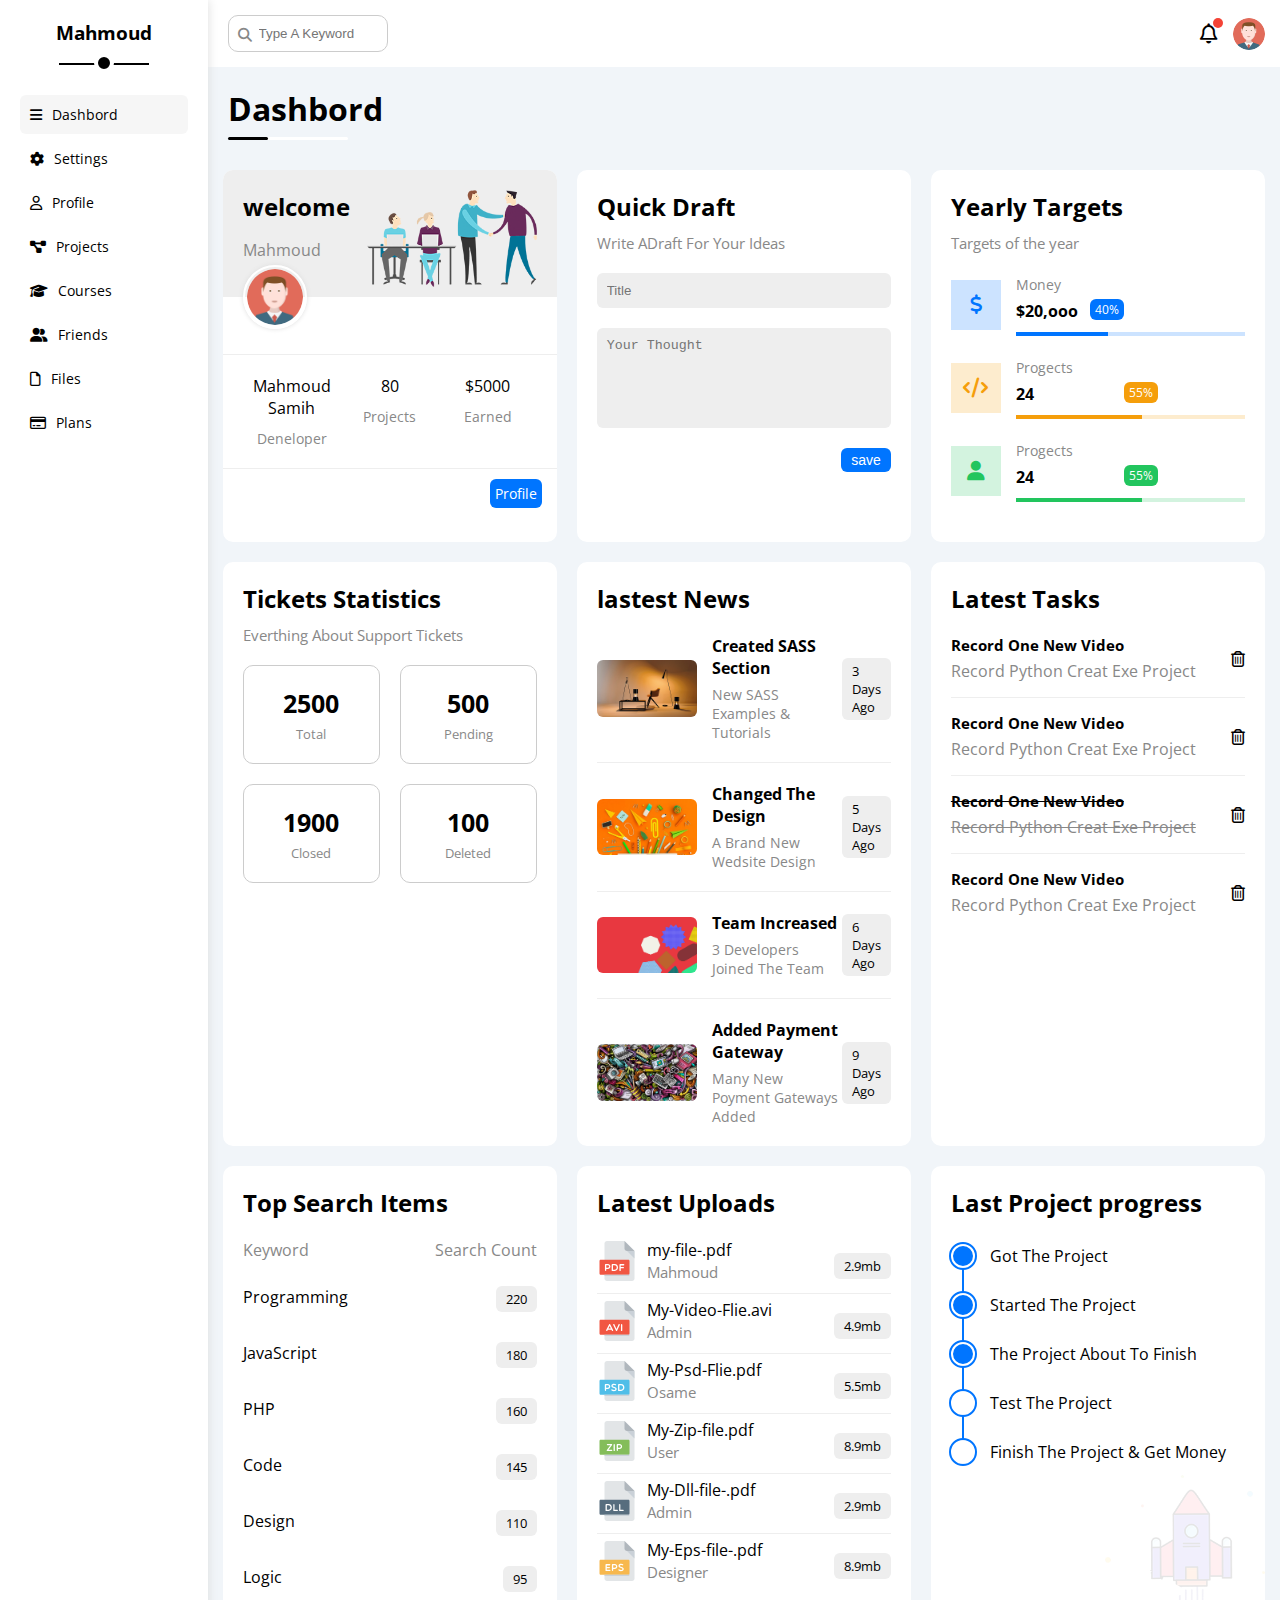
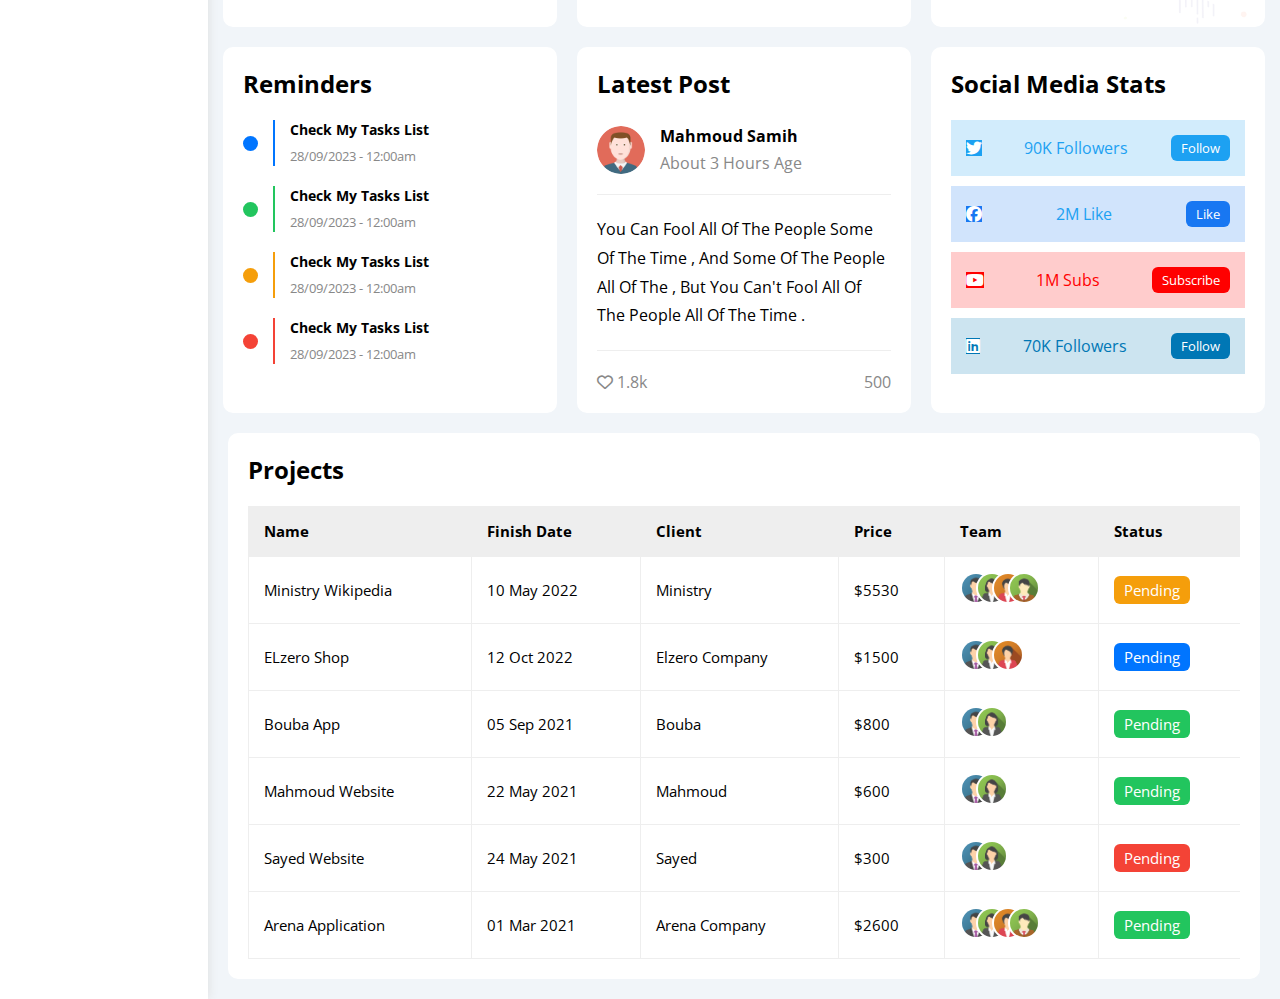
<file: index.html>
<!DOCTYPE html>
<html lang="en">

<head>
    <meta charset="UTF-8">
    <meta name="viewport" content="width=device-width, initial-scale=1.0">
    <title>Dashbord</title>
    <!-- link css -->
    <link rel="stylesheet" href="css/all.min.css">
    <link rel="stylesheet" href="css/fraemwork.css">
    <link rel="stylesheet" href="css/master.css">
    <!-- link icons -->
    <link rel="stylesheet" href="https://cdnjs.cloudflare.com/ajax/libs/font-awesome/6.6.0/css/all.min.css">
    <!-- link font -->
    <link rel="preconnect" href="https://fonts.googleapis.com">
    <link rel="preconnect" href="https://fonts.gstatic.com" crossorigin>
    <link href="https://fonts.googleapis.com/css2?family=Open+Sans:ital,wght@0,300..800;1,300..800&display=swap" rel="stylesheet">

</head>

<body>
    <div class="page d-flex">
        <div class="sidebar bg-white p-20 p-relative">
            <h3 class="p-relative  text-c mt-0">Mahmoud</h3>
            <ul>
                <li>
                    <a class="active d-flex align-center fs-14 c-black  p-10 red-6" href="index.html">
                        <i class="fa-solid fa-bars"></i>
                        <span>Dashbord</span>
                    </a>
                </li>
                <li>
                    <a class="d-flex align-center fs-14 c-black  p-10 red-6" href="Setting.html">
                        <i class="fa-solid fa-gear"></i>
                        <span>Settings</span>
                    </a>
                </li>
                <li>
                    <a class="d-flex align-center fs-14 c-black  p-10 red-6" href="Profile.html">
                        <i class="fa-regular fa-user"></i>
                        <span>Profile</span>
                    </a>
                </li>
                <li>
                    <a class="d-flex align-center fs-14 c-black  p-10 red-6" href="Projects.html">
                        <i class="fa-solid fa-diagram-project"></i>
                        <span>Projects</span>
                    </a>
                </li>
                <li>
                    <a class="d-flex align-center fs-14 c-black  p-10 red-6" href="Courses.html">
                        <i class="fa-solid fa-graduation-cap"></i>
                        <span>Courses</span>
                    </a>
                </li>
                <li>
                    <a class="d-flex align-center fs-14 c-black  p-10 red-6" href="Frineds.html">
                        <i class="fa-solid fa-user-group"></i>
                        <span>Friends</span>
                    </a>
                </li>
                <li>
                    <a class="d-flex align-center fs-14 c-black  p-10 red-6" href="Files.html">
                        <i class="fa-regular fa-file"></i>
                        <span>Files</span>
                    </a>
                </li>
                <li>
                    <a class="d-flex align-center fs-14 c-black  p-10 red-6" href="Plans.html">
                        <i class="fa-regular fa-credit-card"></i>
                        <span>Plans</span>
                    </a>
                </li>
            </ul>
        </div>
        <div class="content w-full">
            <!-- start head -->
            <div class="head bg-white p-15 between-flex">
                <div class="serach p-relative">
                    <input class="p-10" type="search" placeholder="Type A Keyword">
                </div>
                <div class="icons d-flex align-center">
                    <span class="notification p-relative">
                        <i class="fa-regular fa-bell fa-lg"></i>
                    </span>
                    <img src="img/avatar.png" alt="">
                </div>
            </div>
            <!-- End head -->
            <h1 class="p-relative">Dashbord</h1>
            <div class="wrapper d-grid gap-20">
                <!-- start welcome widgit -->
                <div class="welcome bg-white red-10 text-c-mobile block-mobile">
                    <div class="intro p-20 d-flex space-betwen bg-eee">
                        <div>
                            <h2 class="m-0">welcome</h2>
                            <p class="c-grey">Mahmoud</p>
                        </div>
                        <img class="hide-mobile" src="img/welcome.png" alt="">
                    </div>
                    <img src="img/avatar.png" alt="" class="avatar">
                    <div class="body text-c d-flex p-20 mt-20 mb-20 block-mobile">
                        <div>Mahmoud Samih <span class="d-block c-grey fs-14 mt-10">Deneloper </span></div>
                        <div>80 <span class="d-block c-grey fs-14 mt-10">Projects </span></div>
                        <div>$5000 <span class="d-block c-grey fs-14 mt-10">Earned </span></div>
                    </div>
                    <a href="profile.html" class="visit d-block fs-14  bg-blue c-white w-fit btn-shape">Profile</a>
                </div>
                <!-- End welcome widgit -->
                <!-- start Quick Draft Widgit -->
                <div class="quick-draft p-20 bg-white red-10">
                    <h2 class="mt-0 mb-10">Quick Draft</h2>
                    <p class="mt-0 mb-20 c-grey fs-15">Write ADraft For Your Ideas</p>
                    <form action="">
                        <input class="d-block mb-20 w-full p-10 b-none bg-eee red-6" type="text" placeholder="Title">
                        <textarea class="d-block mb-20 w-full p-10 b-none bg-eee red-6"
                            placeholder="Your Thought"></textarea>
                        <input class="save d-block fs-14 bg-blue c-white b-none w-fit btn-shape" type="submit"
                            value="save">
                    </form>
                </div>
                <!-- End Quick Draft Widgit -->
                <!-- start Targets  -->
                <div class="targets p-20 bg-white red-10">
                    <h2 class="mt-0 mb-10">Yearly Targets</h2>
                    <p class="mt-0 mb-20 c-grey fs-15">Targets of the year</p>
                    <div class="target-row mb-20  d-flex align-center blue">
                        <div class="icon center-flex">
                            <i class="fa-solid fa-dollar-sign fa-lg c-blue"></i>
                        </div>
                        <div class="details ">
                            <span class="fs-14 c-grey">Money</span>
                            <span class="d-block mt-5 mb-10 fw-bold">$20,ooo</span>
                            <div class="progress p-relative  ">
                                <span class="bg-blue blue" style="width: 40%;">
                                    <span class="bg-blue">40%</span>
                                </span>
                            </div>
                        </div>
                    </div>
                    <div class="target-row mb-20  d-flex align-center orange">
                        <div class="icon center-flex">
                            <i class="fa-solid fa-code fa-lg c-orange "></i>
                        </div>
                        <div class="details ">
                            <span class="fs-14 c-grey">Progects</span>
                            <span class="d-block mt-5 mb-10 fw-bold">24</span>
                            <div class="progress p-relative  ">
                                <span class="bg-orange orange" style="width: 55%;">
                                    <span class="bg-orange">55%</span>
                                </span>
                            </div>
                        </div>
                    </div>
                    <div class="target-row mb-20  d-flex align-center green">
                            <div class="icon center-flex">
                                <i class="fa-solid fa-user fa-lg c-green"></i>
                            </div>
                        <div class="details ">
                            <span class="fs-14 c-grey">Progects</span>
                            <span class="d-block mt-5 mb-10 fw-bold">24</span>
                            <div class="progress p-relative  ">
                                <span class="bg-green green" style="width: 55%;">
                                    <span class="bg-green">55%</span>
                                </span>
                            </div>
                        </div>
                    </div>
                </div>  
                <!-- End Targets -->
                <!-- start Tickets -->
                <div class="tickets p-20 bg-white red-10">
                    <h2 class="mt-0 mb-10">Tickets Statistics</h2>
                    <p class="mt-0 mb-20 c-grey fs-15">Everthing About Support Tickets</p>
                    <div class="d-flex text-c gap-20 f-wrap">
                        <div class="box p-20 red-10 fs-13 c-grey">
                            <i></i>
                            <span class="d-block c-black fw-bold fs-25 mb-5">2500</span>
                            Total
                        </div>
                        <div class="box p-20 red-10 fs-13 c-grey">
                            <i></i>
                            <span class="d-block c-black fw-bold fs-25 mb-5">500</span>
                            Pending
                        </div>
                        <div class="box p-20 red-10 fs-13 c-grey">
                            <i></i>
                            <span class="d-block c-black fw-bold fs-25 mb-5">1900</span>
                            Closed
                        </div>
                        <div class="box p-20 red-10 fs-13 c-grey">
                            <i></i>
                            <span class="d-block c-black fw-bold fs-25 mb-5">100</span>
                            Deleted
                        </div>
                    </div>
                </div>
                <!-- End Tickets -->
                <!-- start latest News -->
                <div class="lastest-news p-20 bg-white red-10 text-c-mobile">
                    <h2 class="mt-0 mb-20">lastest News</h2>
                        <div class="news-row d-flex  align-center">
                        <img src="img/news-01.png" alt="">
                        <div class="info">
                            <h3 >Created SASS Section</h3>
                            <p class="m-0 fs-14 c-grey">New SASS Examples & Tutorials</p>
                        </div>
                        <div class="btn-shape bg-eee fs-13 label">3 Days Ago</div>
                        </div>
                        <div class="news-row d-flex  align-center">
                        <img src="img/news-02.png" alt="">
                        <div class="info">
                            <h3 >Changed The Design</h3>
                            <p class="m-0 fs-14 c-grey">A Brand New Wedsite Design</p>
                        </div>
                        <div class="btn-shape bg-eee fs-13 label">5 Days Ago</div>
                        </div>
                        <div class="news-row d-flex  align-center">
                        <img src="img/news-03.png" alt="">
                        <div class="info">
                            <h3 >Team Increased</h3>
                            <p class="m-0 fs-14 c-grey">3 Developers Joined The Team</p>
                        </div>
                        <div class="btn-shape bg-eee fs-13 label">6 Days Ago</div>
                        </div>
                        <div class="news-row d-flex  align-center">
                        <img src="img/news-04.png" alt="">
                        <div class="info">
                            <h3 >Added Payment Gateway</h3>
                            <p class="m-0 fs-14 c-grey">Many New Poyment Gateways Added</p>
                        </div>
                        <div class="btn-shape bg-eee fs-13 label">9 Days Ago</div>
                        </div>
                </div> 
                <!-- End latest News -->
                <!-- Start Tasks -->
                <div class="tasks p-20 bg-white red-10 ">
                    <h2 class="mt-0 mb-20">Latest Tasks </h2>
                    <div class="task-row between-flex">
                        <div class="info">
                            <h3 class="mt-0 mb-5 fs-15 ">Record One New Video</h3>
                            <p class="m-0 c-grey">Record Python Creat Exe Project</p>
                        </div>
                        <i class="fa-regular fa-trash-can delete"></i>
                    </div>
                    <div class="task-row between-flex">
                        <div class="info">
                            <h3 class="mt-0 mb-5 fs-15 ">Record One New Video</h3>
                            <p class="m-0 c-grey">Record Python Creat Exe Project</p>
                        </div>
                        <i class="fa-regular fa-trash-can delete"></i>
                    </div>
                    <div class="task-row between-flex done">
                        <div class="info">
                            <h3 class="mt-0 mb-5 fs-15 ">Record One New Video</h3>
                            <p class="m-0 c-grey">Record Python Creat Exe Project</p>
                        </div>
                        <i class="fa-regular fa-trash-can delete"></i>
                    </div>
                    <div class="task-row between-flex">
                        <div class="info">
                            <h3 class="mt-0 mb-5 fs-15 ">Record One New Video</h3>
                            <p class="m-0 c-grey">Record Python Creat Exe Project</p>
                        </div>
                        <i class="fa-regular fa-trash-can delete"></i>
                    </div>
                </div>
                <!-- End Tasks -->
                <!-- Start Top Search Word Widget -->
                <div class="search-items p-20 bg-white red-10">
                    <h2 class="mt-0 mb-20">Top Search Items</h2>
                    <div class="items-head d-flex space-betwen c-grey mb-10">
                        <div>Keyword</div>
                        <div>Search Count</div>
                    </div>
                    <div class="items d-flex space-betwen pt-15 pb-15">
                        <span>Programming</span>
                        <span class="bg-eee fs-13 btn-shape">220</span>
                    </div>
                    <div class="items d-flex space-betwen pt-15 pb-15">
                        <span>JavaScript</span>
                        <span class="bg-eee fs-13 btn-shape">180</span>
                    </div>
                    <div class="items d-flex space-betwen pt-15 pb-15">
                        <span>PHP</span>
                        <span class="bg-eee fs-13 btn-shape">160</span>
                    </div>
                    <div class="items d-flex space-betwen pt-15 pb-15">
                        <span>Code</span>
                        <span class="bg-eee fs-13 btn-shape">145</span>
                    </div>
                    <div class="items d-flex space-betwen pt-15 pb-15">
                        <span>Design</span>
                        <span class="bg-eee fs-13 btn-shape">110</span>
                    </div>
                    <div class="items d-flex space-betwen pt-15 pb-15">
                        <span>Logic</span>
                        <span class="bg-eee fs-13 btn-shape">95</span>
                    </div>
                </div>
                <!-- End Top Search Word Widget -->
                <!-- Start Latest Uploads -->
                <div class="latest-uploads p-20 bg-white red-10">
                    <h2 class="mt-0 mb-20">Latest Uploads</h2>
                    <ul>
                        <li class="between-flex mt-5">
                            <div class="d-flex align-center pb-10 ">
                                <img class="mr-10" src="img/pdf.svg" alt="">
                                <div>
                                    <span class="d-block">my-file-.pdf</span>
                                    <span class="fs-15 c-grey">Mahmoud
                                    </span>
                                </div>
                            </div>
                            <div class="bg-eee btn-shape fs-13">2.9mb</div>
                        </li>
                        <li class="between-flex mt-5">
                            <div class="d-flex align-center pb-10 ">
                                <img class="mr-10" src="img/avi.svg" alt="">
                                <div>
                                    <span class="d-block">My-Video-Flie.avi</span>
                                    <span class="fs-15 c-grey">Admin</span>
                                </div>
                            </div>
                            <div class="bg-eee btn-shape fs-13">4.9mb</div>
                        </li>
                        <li class="between-flex mt-5">
                            <div class="d-flex align-center pb-10 ">
                                <img class="mr-10" src="img/psd.svg" alt="">
                                <div>
                                    <span class="d-block">My-Psd-Flie.pdf</span>
                                    <span class="fs-15 c-grey">Osame</span>
                                </div>
                            </div>
                            <div class="bg-eee btn-shape fs-13">5.5mb</div>
                        </li>
                        <li class="between-flex mt-5">
                            <div class="d-flex align-center pb-10 ">
                                <img class="mr-10" src="img/zip.svg" alt="">
                                <div>
                                    <span class="d-block">My-Zip-file.pdf</span>
                                    <span class="fs-15 c-grey">User</span>
                                </div>
                            </div>
                            <div class="bg-eee btn-shape fs-13">8.9mb</div>
                        </li>
                        <li class="between-flex mt-5">
                            <div class="d-flex align-center pb-10 ">
                                <img class="mr-10" src="img/dll.svg" alt="">
                                <div>
                                    <span class="d-block">My-Dll-file-.pdf</span>
                                    <span class="fs-15 c-grey">Admin</span>
                                </div>
                            </div>
                            <div class="bg-eee btn-shape fs-13">2.9mb</div>
                        </li>
                        <li class="between-flex mt-5">
                            <div class="d-flex align-center pb-10 ">
                                <img class="mr-10" src="img/eps.svg" alt="">
                                <div>
                                    <span class="d-block">My-Eps-file-.pdf</span>
                                    <span class="fs-15 c-grey">Designer</span>
                                </div>
                            </div>
                            <div class="bg-eee btn-shape fs-13">8.9mb</div>
                        </li>
                    </ul>
                </div>
                <!-- End Latest Uploads -->
                <!-- start last project porgress -->
                <div class="last-project p-20 bg-white red-10 p-relative">
                    <h2 class="mt-0 mb-20">Last Project progress</h2>
                    <ul class="m-0 p-relative">
                        <li class="mt-25 d-flex align-center done">Got The Project</li>
                        <li class="mt-25 d-flex align-center done">Started The Project</li>
                        <li class="mt-25 d-flex align-center done">The Project About To Finish</li>
                        <li class="mt-25 d-flex align-center current">Test The Project</li>
                        <li class="mt-25 d-flex align-center ">Finish The Project & Get Money</li>
                    </ul>
                    <img class="launch-icon hide-mobile" src="img/project.png" alt="">
                </div>
                <!-- End last project porgress -->
                <!-- Start Reminder -->
                <div class="reminders p-20 bg-white red-10">
                    <h2 class="mt-0 mb-20">Reminders</h2>
                    <ul>
                        <li class="d-flex align-center mt-20">
                            <span class="key bg-blue mr-15 d-block red-half"></span>
                            <div class="pl-15 blue">
                                <p class="fs-14 fw-bold mt-0 mb-5">Check My Tasks List</p>
                                <span class="fs-13 c-grey">28/09/2023 - 12:00am</span>
                            </div>
                        </li>
                        <li class="d-flex align-center mt-20">
                            <span class="key bg-green mr-15 d-block red-half"></span>
                            <div class="pl-15 green">
                                <p class="fs-14 fw-bold mt-0 mb-5">Check My Tasks List</p>
                                <span class="fs-13 c-grey">28/09/2023 - 12:00am</span>
                            </div>
                        </li>
                        <li class="d-flex align-center mt-20">
                            <span class="key bg-orange mr-15 d-block red-half"></span>
                            <div class="pl-15 orange">
                                <p class="fs-14 fw-bold mt-0 mb-5">Check My Tasks List</p>
                                <span class="fs-13 c-grey">28/09/2023 - 12:00am</span>
                            </div>
                        </li>
                        <li class="d-flex align-center mt-20">
                            <span class="key bg-red mr-15 d-block red-half"></span>
                            <div class="pl-15 red">
                                <p class="fs-14 fw-bold mt-0 mb-5">Check My Tasks List</p>
                                <span class="fs-13 c-grey">28/09/2023 - 12:00am</span>
                            </div>
                        </li>
                    </ul>
                </div>
                <!-- End Reminder -->
                <!-- Start latest post -->
                <div class="latest-post p-20 bg-white red-10">
                    <h2 class="mt-0 mb-25">Latest Post</h2>
                    <div class="top d-flex align-center">
                        <img class="avatarr mr-15" src="img/avatar.png" alt="">
                        <div class="info">
                            <span class="d-block mb-5 fw-bold">Mahmoud Samih</span>
                            <span class="c-grey">About 3 Hours Age</span>
                        </div>
                    </div>
                    <div class="post-content text-c-mobile pt-20 pb-20 mt-20 mb-20">
                        You Can Fool All Of The People Some Of The Time , And Some Of The People All Of The , But You
                        Can't Fool All Of The People All Of The Time .
                    </div>
                    <div class="post-stats between-flex c-grey">
                        <div>
                            <i class="fa-regular fa-heart"></i>
                            <span>1.8k</span>
                        </div>
                        <div>
                            <i class="fa-regular fa-comtent"></i>
                            <span>500</span>
                        </div>
                    </div>
                </div>
                <!-- End latest post -->
                <!-- Start Social Media Stats  -->
                <div class="social-media p-20 bg-white red-10 p-relative">
                    <h2 class="mt-0 mb-20">Social Media Stats</h2>
                    <div class="box twitter p-15 p-relative mb-10 between-flex">
                        <i class="fa-brands fa-twitter fs-2x c-white h-full center-flex"></i>
                        <span>90K Followers</span>
                        <a class="fs-13 c-white btn-shape" href="#">Follow</a>
                    </div>
                    <div class="box facebook p-15 p-relative mb-10 between-flex">
                        <i class="fa-brands fa-facebook fs-2x c-white h-full center-flex"></i>
                        <span>2M Like</span>
                        <a class="fs-13 c-white btn-shape" href="#">Like</a>
                    </div>
                    <div class="box youtube p-15 p-relative mb-10 between-flex">
                        <i class="fa-brands fa-youtube fs-2x c-white h-full center-flex"></i>
                        <span>1M Subs</span>
                        <a class="fs-13 c-white btn-shape" href="#">Subscribe</a>
                    </div>
                    <div class="box linkedin p-15 p-relative mb-10 between-flex">
                        <i class="fa-brands fa-linkedin fs-2x c-white h-full center-flex"></i>
                        <span>70K Followers</span>
                        <a class="fs-13 c-white btn-shape" href="#">Follow</a>
                    </div>
                </div>
                <!-- End Social Media Stats  -->

            </div>
            <!-- Start Propject Table -->
            <div class="projects p-20 bg-white red-10 m-20">
                <h2 class="mt-0 mb-20">Projects</h2>
                <div class="responsive-table">
                    <table class="fs-15 w-full">
                        <thead>
                            <tr>
                                <td>Name</td>
                                <td>Finish Date</td>
                                <td>Client</td>
                                <td>Price</td>
                                <td>Team</td>
                                <td>Status</td>
                            </tr>
                        </thead>
                        <tbody>
                            <tr>
                                <td>Ministry Wikipedia</td>
                                <td>10 May 2022</td>
                                <td>Ministry</td>
                                <td>$5530</td>
                                <td>
                                    <img src="img/team-01.png" alt="">
                                    <img src="img/team-02.png" alt="">
                                    <img src="img/team-04.png" alt="">
                                    <img src="img/team-03.png" alt="">
                                </td>
                                <td>
                                    <span class="label bg-orange c-white btn-shape">Pending</span>
                                </td>
                            </tr>
                            <tr>
                                <td>ELzero Shop</td>
                                <td>12 Oct 2022</td>
                                <td>Elzero Company</td>
                                <td>$1500</td>
                                <td>
                                    <img src="img/team-01.png" alt="">
                                    <img src="img/team-02.png" alt="">
                                    <img src="img/team-04.png" alt="">
                                </td>
                                <td>
                                    <span class="label bg-blue c-white btn-shape">Pending</span>
                                </td>
                            </tr>
                            <tr>
                                <td>Bouba App</td>
                                <td>05 Sep 2021</td>
                                <td>Bouba</td>
                                <td>$800</td>
                                <td>
                                    <img src="img/team-01.png" alt="">
                                    <img src="img/team-02.png" alt="">
                                </td>
                                <td>
                                    <span class="label bg-green c-white btn-shape">Pending</span>
                                </td>
                            </tr>
                            <tr>
                                <td>Mahmoud Website</td>
                                <td>22 May 2021</td>
                                <td>Mahmoud</td>
                                <td>$600</td>
                                <td>
                                    <img src="img/team-01.png" alt="">
                                    <img src="img/team-02.png" alt="">

                                </td>
                                <td>
                                    <span class="label bg-green c-white btn-shape">Pending</span>
                                </td>
                            </tr>
                            <tr>
                                <td>Sayed Website</td>
                                <td>24 May 2021</td>
                                <td>Sayed</td>
                                <td>$300</td>
                                <td>
                                    <img src="img/team-01.png" alt="">
                                    <img src="img/team-02.png" alt="">

                                </td>
                                <td>
                                    <span class="label bg-red c-white btn-shape">Pending</span>
                                </td>
                            </tr>
                            <tr>
                                <td>Arena Application</td>
                                <td>01 Mar 2021</td>
                                <td>Arena Company</td>
                                <td>$2600</td>
                                <td>
                                    <img src="img/team-01.png" alt="">
                                    <img src="img/team-02.png" alt="">
                                    <img src="img/team-04.png" alt="">
                                    <img src="img/team-03.png" alt="">
                                </td>
                                <td>
                                    <span class="label bg-green c-white btn-shape">Pending</span>
                                </td>
                            </tr>
                        </tbody>
                    </table>
                </div>
            </div>
            <!-- End Prpject Table -->
        </div>
    </div>
</body>

</html>
</file>
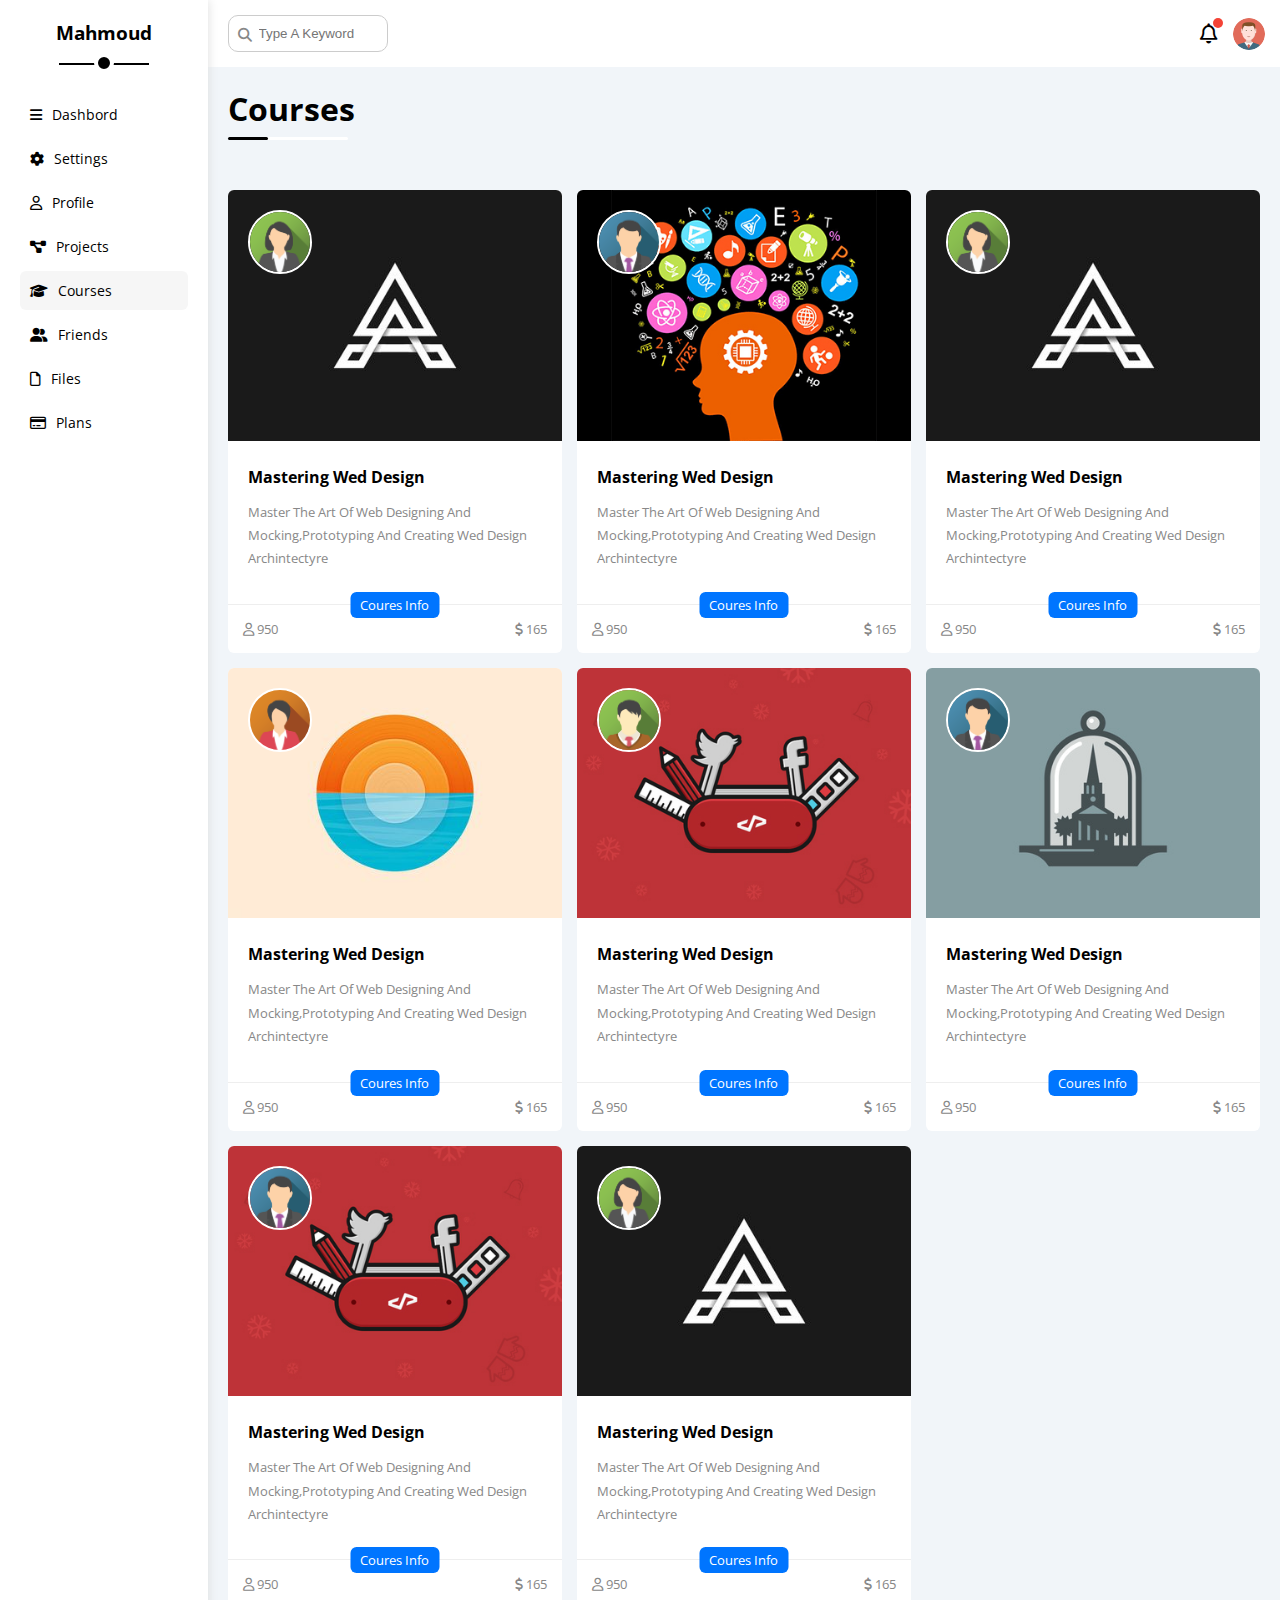
<file: Courses.html>
<!DOCTYPE html>
<html lang="en">
    <head>
        <meta charset="UTF-8">
        <meta name="viewport" content="width=device-width, initial-scale=1.0">
        <title>Dashbord</title>
        <!-- link css -->
    <link rel="stylesheet" href="css/all.min.css">
    <link rel="stylesheet" href="css/fraemwork.css">
    <link rel="stylesheet" href="css/master.css">
    <!-- link icons -->
    <link rel="stylesheet" href="https://cdnjs.cloudflare.com/ajax/libs/font-awesome/6.6.0/css/all.min.css">
    <!-- link font -->
    <link rel="preconnect" href="https://fonts.googleapis.com">
    <link rel="preconnect" href="https://fonts.gstatic.com" crossorigin>
    <link href="https://fonts.googleapis.com/css2?family=Open+Sans:ital,wght@0,300..800;1,300..800&display=swap" rel="stylesheet">
    
    </head>
<body>
    <div class= "page d-flex">
        <div class="sidebar bg-white p-20 p-relative">
            <h3 class="p-relative  text-c mt-0">Mahmoud</h3>
            <ul>
                <li>
                    <a class=" d-flex align-center fs-14 c-black  p-10 red-6" href="index.html">
                        <i class="fa-solid fa-bars"></i>
                        <span>Dashbord</span>
                    </a>
                </li>
                <li>
                    <a class="d-flex align-center fs-14 c-black  p-10 red-6" href="Setting.html">
                        <i class="fa-solid fa-gear"></i>
                        <span>Settings</span>
                    </a>
                </li>
                <li>
                    <a class="d-flex align-center fs-14 c-black  p-10 red-6" href="Profile.html">
                        <i class="fa-regular fa-user"></i>
                        <span>Profile</span>
                    </a>
                </li>
                <li>
                    <a class="d-flex align-center fs-14 c-black  p-10 red-6" href="Projects.html">
                        <i class="fa-solid fa-diagram-project"></i>
                        <span>Projects</span>
                    </a>
                </li>
                <li>
                    <a class="active d-flex align-center fs-14 c-black  p-10 red-6" href="Courses.html">
                        <i class="fa-solid fa-graduation-cap"></i>
                        <span>Courses</span>
                    </a>
                </li>
                <li>
                    <a class="d-flex align-center fs-14 c-black  p-10 red-6" href="Frineds.html">
                        <i class="fa-solid fa-user-group"></i>
                        <span>Friends</span>
                    </a>
                </li>
                <li>
                    <a class="d-flex align-center fs-14 c-black  p-10 red-6" href="Files.html">
                        <i class="fa-regular fa-file"></i>
                        <span>Files</span>
                    </a>
                </li>
                <li>
                    <a class="d-flex align-center fs-14 c-black  p-10 red-6" href="Plans.html">
                        <i class="fa-regular fa-credit-card"></i>
                        <span>Plans</span>
                    </a>
                </li>
            </ul>
        </div>
        <div class="content w-full">
            <!-- start head -->
            <div class="head bg-white p-15 between-flex">
                <div class="serach p-relative">
                    <input class="p-10" type="search" placeholder="Type A Keyword">
                </div>
                <div class="icons d-flex align-center">
                    <span class="notification p-relative">
                        <i class="fa-regular fa-bell fa-lg"></i>
                    </span>
                    <img src="img/avatar.png" alt="">
                </div>
            </div>
            <!-- End head -->
            <h1 class="p-relative">Courses</h1>
            <div class="courses-page d-grid gap-15 p-20">
                <div class="course bg-white red-6 p-relative">
                    <img class="cover" src="img/course-01.jpg" alt="">
                    <img class="instructor" src="img/team-02.png" alt="">
                    <div class="p-20">
                        <h4 class="m-0">Mastering Wed Design</h4>
                        <p class="description c-grey mt-15 fs-13">
                            Master The Art Of Web Designing And Mocking,Prototyping And Creating Wed Design Archintectyre
                        </p>
                    </div>
                    <div class="info p-15 p-relative between-flex">
                        <span class="titel bg-blue c-white btn-shape">Coures Info</span>
                        <span class="c-grey">
                            <i class="fa-regular fa-user"></i>
                            950
                        </span>
                        <span class="c-grey">
                            <i class="fa-solid fa-dollar-sign"></i>
                            165
                        </span>
                    </div>
                </div>
                <div class="course bg-white red-6 p-relative">
                    <img class="cover" src="img/course-02.jpg" alt="">
                    <img class="instructor" src="img/team-01.png" alt="">
                    <div class="p-20">
                        <h4 class="m-0">Mastering Wed Design</h4>
                        <p class="description c-grey mt-15 fs-13">
                            Master The Art Of Web Designing And Mocking,Prototyping And Creating Wed Design Archintectyre
                        </p>
                    </div>
                    <div class="info p-15 p-relative between-flex">
                        <span class="titel bg-blue c-white btn-shape">Coures Info</span>
                        <span class="c-grey">
                            <i class="fa-regular fa-user"></i>
                            950
                        </span>
                        <span class="c-grey">
                            <i class="fa-solid fa-dollar-sign"></i>
                            165
                        </span>
                    </div>
                </div>
                <div class="course bg-white red-6 p-relative">
                    <img class="cover" src="img/course-01.jpg" alt="">
                    <img class="instructor" src="img/team-02.png" alt="">
                    <div class="p-20">
                        <h4 class="m-0">Mastering Wed Design</h4>
                        <p class="description c-grey mt-15 fs-13">
                            Master The Art Of Web Designing And Mocking,Prototyping And Creating Wed Design Archintectyre
                        </p>
                    </div>
                    <div class="info p-15 p-relative between-flex">
                        <span class="titel bg-blue c-white btn-shape">Coures Info</span>
                        <span class="c-grey">
                            <i class="fa-regular fa-user"></i>
                            950
                        </span>
                        <span class="c-grey">
                            <i class="fa-solid fa-dollar-sign"></i>
                            165
                        </span>
                    </div>
                </div>
                <div class="course bg-white red-6 p-relative">
                    <img class="cover" src="img/course-03.jpg" alt="">
                    <img class="instructor" src="img/team-04.png" alt="">
                    <div class="p-20">
                        <h4 class="m-0">Mastering Wed Design</h4>
                        <p class="description c-grey mt-15 fs-13">
                            Master The Art Of Web Designing And Mocking,Prototyping And Creating Wed Design Archintectyre
                        </p>
                    </div>
                    <div class="info p-15 p-relative between-flex">
                        <span class="titel bg-blue c-white btn-shape">Coures Info</span>
                        <span class="c-grey">
                            <i class="fa-regular fa-user"></i>
                            950
                        </span>
                        <span class="c-grey">
                            <i class="fa-solid fa-dollar-sign"></i>
                            165
                        </span>
                    </div>
                </div>
                <div class="course bg-white red-6 p-relative">
                    <img class="cover" src="img/course-05.jpg" alt="">
                    <img class="instructor" src="img/team-03.png" alt="">
                    <div class="p-20">
                        <h4 class="m-0">Mastering Wed Design</h4>
                        <p class="description c-grey mt-15 fs-13">
                            Master The Art Of Web Designing And Mocking,Prototyping And Creating Wed Design Archintectyre
                        </p>
                    </div>
                    <div class="info p-15 p-relative between-flex">
                        <span class="titel bg-blue c-white btn-shape">Coures Info</span>
                        <span class="c-grey">
                            <i class="fa-regular fa-user"></i>
                            950
                        </span>
                        <span class="c-grey">
                            <i class="fa-solid fa-dollar-sign"></i>
                            165
                        </span>
                    </div>
                </div>
                <div class="course bg-white red-6 p-relative">
                    <img class="cover" src="img/course-04.jpg" alt="">
                    <img class="instructor" src="img/team-01.png" alt="">
                    <div class="p-20">
                        <h4 class="m-0">Mastering Wed Design</h4>
                        <p class="description c-grey mt-15 fs-13">
                            Master The Art Of Web Designing And Mocking,Prototyping And Creating Wed Design Archintectyre
                        </p>
                    </div>
                    <div class="info p-15 p-relative between-flex">
                        <span class="titel bg-blue c-white btn-shape">Coures Info</span>
                        <span class="c-grey">
                            <i class="fa-regular fa-user"></i>
                            950
                        </span>
                        <span class="c-grey">
                            <i class="fa-solid fa-dollar-sign"></i>
                            165
                        </span>
                    </div>
                </div>
                <div class="course bg-white red-6 p-relative">
                    <img class="cover" src="img/course-05.jpg" alt="">
                    <img class="instructor" src="img/team-01.png" alt="">
                    <div class="p-20">
                        <h4 class="m-0">Mastering Wed Design</h4>
                        <p class="description c-grey mt-15 fs-13">
                            Master The Art Of Web Designing And Mocking,Prototyping And Creating Wed Design Archintectyre
                        </p>
                    </div>
                    <div class="info p-15 p-relative between-flex">
                        <span class="titel bg-blue c-white btn-shape">Coures Info</span>
                        <span class="c-grey">
                            <i class="fa-regular fa-user"></i>
                            950
                        </span>
                        <span class="c-grey">
                            <i class="fa-solid fa-dollar-sign"></i>
                            165
                        </span>
                    </div>
                </div>
                <div class="course bg-white red-6 p-relative">
                    <img class="cover" src="img/course-01.jpg" alt="">
                    <img class="instructor" src="img/team-02.png" alt="">
                    <div class="p-20">
                        <h4 class="m-0">Mastering Wed Design</h4>
                        <p class="description c-grey mt-15 fs-13">
                            Master The Art Of Web Designing And Mocking,Prototyping And Creating Wed Design Archintectyre
                        </p>
                    </div>
                    <div class="info p-15 p-relative between-flex">
                        <span class="titel bg-blue c-white btn-shape">Coures Info</span>
                        <span class="c-grey">
                            <i class="fa-regular fa-user"></i>
                            950
                        </span>
                        <span class="c-grey">
                            <i class="fa-solid fa-dollar-sign"></i>
                            165
                        </span>
                    </div>
                </div>
                
            </div>
        </div>
</body>
</html>
</file>
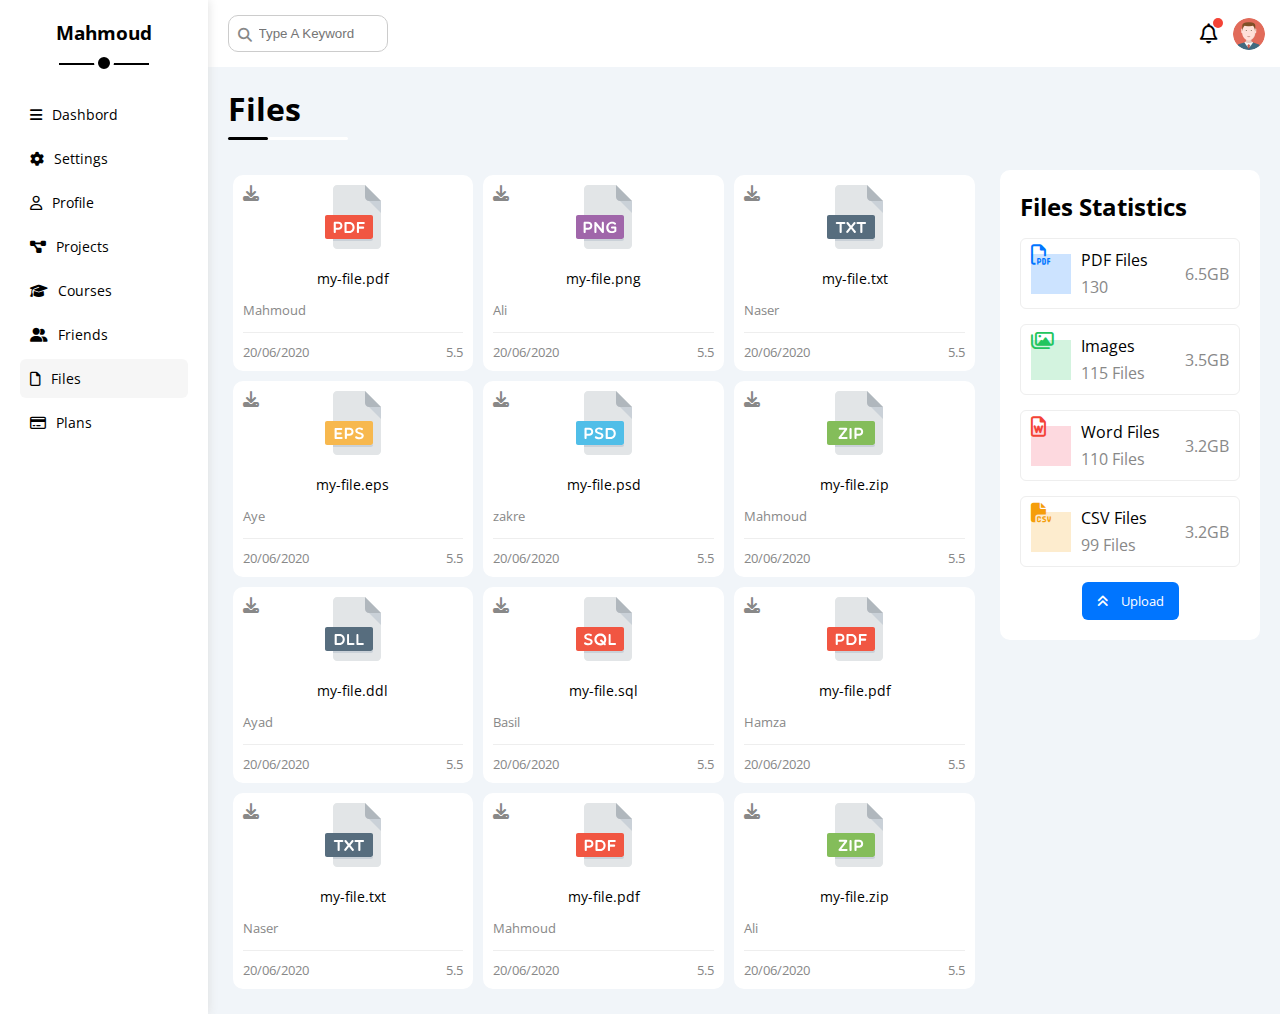
<file: Files.html>
<!DOCTYPE html>
<html lang="en">
    <head>
        <meta charset="UTF-8">
        <meta name="viewport" content="width=device-width, initial-scale=1.0">
        <title>Dashbord</title>
        <!-- link css -->
    <link rel="stylesheet" href="css/all.min.css">
    <link rel="stylesheet" href="css/fraemwork.css">
    <link rel="stylesheet" href="css/master.css">
    <!-- link icons -->
    <link rel="stylesheet" href="https://cdnjs.cloudflare.com/ajax/libs/font-awesome/6.6.0/css/all.min.css">
    <!-- link font -->
    <link rel="preconnect" href="https://fonts.googleapis.com">
    <link rel="preconnect" href="https://fonts.gstatic.com" crossorigin>
    <link href="https://fonts.googleapis.com/css2?family=Open+Sans:ital,wght@0,300..800;1,300..800&display=swap" rel="stylesheet">
    
    </head>
<body>
    <div class="page d-flex">
        <div class="sidebar bg-white p-20 p-relative">
            <h3 class="p-relative  text-c mt-0">Mahmoud</h3>
            <ul>
                <li>
                    <a class=" d-flex align-center fs-14 c-black  p-10 red-6" href="index.html">
                        <i class="fa-solid fa-bars"></i>
                        <span>Dashbord</span>
                    </a>
                </li>
                <li>
                    <a class="d-flex align-center fs-14 c-black  p-10 red-6" href="Setting.html">
                        <i class="fa-solid fa-gear"></i>
                        <span>Settings</span>
                    </a>
                </li>
                <li>
                    <a class="d-flex align-center fs-14 c-black  p-10 red-6" href="Profile.html">
                        <i class="fa-regular fa-user"></i>
                        <span>Profile</span>
                    </a>
                </li>
                <li>
                    <a class="d-flex align-center fs-14 c-black  p-10 red-6" href="Projects.html">
                        <i class="fa-solid fa-diagram-project"></i>
                        <span>Projects</span>
                    </a>
                </li>
                <li>
                    <a class="d-flex align-center fs-14 c-black  p-10 red-6" href="Courses.html">
                        <i class="fa-solid fa-graduation-cap"></i>
                        <span>Courses</span>
                    </a>
                </li>
                <li>
                    <a class="d-flex align-center fs-14 c-black  p-10 red-6" href="Frineds.html">
                        <i class="fa-solid fa-user-group"></i>
                        <span>Friends</span>
                    </a>
                </li>
                <li>
                    <a class="active d-flex align-center fs-14 c-black  p-10 red-6" href="Files.html">
                        <i class="fa-regular fa-file"></i>
                        <span>Files</span>
                    </a>
                </li>
                <li>
                    <a class="d-flex align-center fs-14 c-black  p-10 red-6" href="Plans.html">
                        <i class="fa-regular fa-credit-card"></i>
                        <span>Plans</span>
                    </a>
                </li>
            </ul>
        </div>
        <div class="content w-full">
            <!-- start head -->
            <div class="head bg-white p-15 between-flex">
                <div class="serach p-relative">
                    <input class="p-10" type="search" placeholder="Type A Keyword">
                </div>
                <div class="icons d-flex align-center">
                    <span class="notification p-relative">
                        <i class="fa-regular fa-bell fa-lg"></i>
                    </span>
                    <img src="img/avatar.png" alt="">
                </div>
            </div>
            <!-- End head -->
            <h1 class="p-relative">Files</h1>
            <div class="files-page d-flex m-20 gap-20">
                <div class="files-stats p-20 bg-white red-10">
                    <h2 class="mt-0 mb-15 text-c-mobile">Files Statistics</h2>
                    <div class="d-flex align-center border-eee p-10 red-6 mb-15 fs13">
                        <i class="fa-regular fa-file-pdf fa-lg blue center-flex c-blue icon"></i>
                        <div class="info">
                            <span>PDF Files</span>
                            <span class="c-grey d-block mt-5">130</span>
                        </div>
                        <div class="size c-grey">6.5GB</div>
                    </div>
                    <div class="d-flex align-center border-eee p-10 red-6 mb-15 fs13">
                        <i class="fa-regular fa-images fa-lg green center-flex c-green icon"></i>
                        <div class="info">
                            <span>Images</span>
                            <span class="c-grey d-block mt-5">115 Files</span>
                        </div>
                        <div class="size c-grey">3.5GB</div>
                    </div>
                    <div class="d-flex align-center border-eee p-10 red-6 mb-15 fs13">
                        <i class="fa-regular fa-file-word fa-lg red center-flex c-red icon"></i>
                        <div class="info">
                            <span>Word Files</span>
                            <span class="c-grey d-block mt-5">110 Files</span>
                        </div>
                        <div class="size c-grey">3.2GB</div>
                    </div>
                    <div class="d-flex align-center border-eee p-10 red-6 mb-15 fs13">
                        <i class="fa-solid fa-file-csv fa-lg orange center-flex c-orange icon"></i>
                        <div class="info">
                            <span>CSV Files</span>
                            <span class="c-grey d-block mt-5">99 Files</span>
                        </div>
                        <div class="size c-grey">3.2GB</div>
                    </div>
                    <a  class="upload bg-blue c-white fs-13 red-6 d-block w-fit " href="#">
                        <i class="fa-solid fa-angles-up mr-10"></i>
                        Upload  
                    </a>
                </div>
                <div class="files-content d-grid pad-20">
                    <div class="file bg-white p-10 red-10 m-5">
                        <i class="fa-solid fa-download c-grey p-absolute"></i>
                        <div class="icon text-c">
                            <img class="mt-15 mb-15" src="img/pdf.svg" alt="">
                        </div>
                        <div class="text-c mb-10 fs-14">
                            my-file.pdf
                        </div>
                        <p class="c-grey fs-13">Mahmoud</p>
                        <div class="info between-flex mt-10 pt-10 fs-13 c-grey">
                            <span>20/06/2020</span>
                            <span>5.5</span>
                        </div>
                    </div>
                    <div class="file bg-white p-10 red-10 m-5">
                        <i class="fa-solid fa-download c-grey p-absolute"></i>
                        <div class="icon text-c">
                            <img class="mt-15 mb-15" src="img/png.svg" alt="">
                        </div>
                        <div class="text-c mb-10 fs-14">
                            my-file.png
                        </div>
                        <p class="c-grey fs-13">Ali</p>
                        <div class="info between-flex mt-10 pt-10 fs-13 c-grey">
                            <span>20/06/2020</span>
                            <span>5.5</span>
                        </div>
                    </div>
                    <div class="file bg-white p-10 red-10 m-5">
                        <i class="fa-solid fa-download c-grey p-absolute"></i>
                        <div class="icon text-c">
                            <img class="mt-15 mb-15" src="img/txt.svg" alt="">
                        </div>
                        <div class="text-c mb-10 fs-14">
                            my-file.txt
                        </div>
                        <p class="c-grey fs-13">Naser</p>
                        <div class="info between-flex mt-10 pt-10 fs-13 c-grey">
                            <span>20/06/2020</span>
                            <span>5.5</span>
                        </div>
                    </div>
                    <div class="file bg-white p-10 red-10 m-5">
                        <i class="fa-solid fa-download c-grey p-absolute"></i>
                        <div class="icon text-c">
                            <img class="mt-15 mb-15" src="img/eps.svg" alt="">
                        </div>
                        <div class="text-c mb-10 fs-14">
                            my-file.eps
                        </div>
                        <p class="c-grey fs-13">Aye</p>
                        <div class="info between-flex mt-10 pt-10 fs-13 c-grey">
                            <span>20/06/2020</span>
                            <span>5.5</span>
                        </div>
                    </div>
                    <div class="file bg-white p-10 red-10 m-5">
                        <i class="fa-solid fa-download c-grey p-absolute"></i>
                        <div class="icon text-c">
                            <img class="mt-15 mb-15" src="img/psd.svg" alt="">
                        </div>
                        <div class="text-c mb-10 fs-14">
                            my-file.psd
                        </div>
                        <p class="c-grey fs-13">zakre</p>
                        <div class="info between-flex mt-10 pt-10 fs-13 c-grey">
                            <span>20/06/2020</span>
                            <span>5.5</span>
                        </div>
                    </div>
                    <div class="file bg-white p-10 red-10 m-5">
                        <i class="fa-solid fa-download c-grey p-absolute"></i>
                        <div class="icon text-c">
                            <img class="mt-15 mb-15" src="img/zip.svg" alt="">
                        </div>
                        <div class="text-c mb-10 fs-14">
                            my-file.zip
                        </div>
                        <p class="c-grey fs-13">Mahmoud</p>
                        <div class="info between-flex mt-10 pt-10 fs-13 c-grey">
                            <span>20/06/2020</span>
                            <span>5.5</span>
                        </div>
                    </div>
                    <div class="file bg-white p-10 red-10 m-5">
                        <i class="fa-solid fa-download c-grey p-absolute"></i>
                        <div class="icon text-c">
                            <img class="mt-15 mb-15" src="img//dll.svg" alt="">
                        </div>
                        <div class="text-c mb-10 fs-14">
                            my-file.ddl
                        </div>
                        <p class="c-grey fs-13">Ayad</p>
                        <div class="info between-flex mt-10 pt-10 fs-13 c-grey">
                            <span>20/06/2020</span>
                            <span>5.5</span>
                        </div>
                    </div>
                    <div class="file bg-white p-10 red-10 m-5">
                        <i class="fa-solid fa-download c-grey p-absolute"></i>
                        <div class="icon text-c">
                            <img class="mt-15 mb-15" src="img/sql.svg" alt="">
                        </div>
                        <div class="text-c mb-10 fs-14">
                            my-file.sql
                        </div>
                        <p class="c-grey fs-13">Basil</p>
                        <div class="info between-flex mt-10 pt-10 fs-13 c-grey">
                            <span>20/06/2020</span>
                            <span>5.5</span>
                        </div>
                    </div>
                    <div class="file bg-white p-10 red-10 m-5">
                        <i class="fa-solid fa-download c-grey p-absolute"></i>
                        <div class="icon text-c">
                            <img class="mt-15 mb-15" src="img/pdf.svg" alt="">
                        </div>
                        <div class="text-c mb-10 fs-14">
                            my-file.pdf
                        </div>
                        <p class="c-grey fs-13">Hamza</p>
                        <div class="info between-flex mt-10 pt-10 fs-13 c-grey">
                            <span>20/06/2020</span>
                            <span>5.5</span>
                        </div>
                    </div>
                    <div class="file bg-white p-10 red-10 m-5">
                        <i class="fa-solid fa-download c-grey p-absolute"></i>
                        <div class="icon text-c">
                            <img class="mt-15 mb-15" src="img/txt.svg" alt="">
                        </div>
                        <div class="text-c mb-10 fs-14">
                            my-file.txt
                        </div>
                        <p class="c-grey fs-13">Naser</p>
                        <div class="info between-flex mt-10 pt-10 fs-13 c-grey">
                            <span>20/06/2020</span>
                            <span>5.5</span>
                        </div>
                    </div>
                    <div class="file bg-white p-10 red-10 m-5">
                        <i class="fa-solid fa-download c-grey p-absolute"></i>
                        <div class="icon text-c">
                            <img class="mt-15 mb-15" src="img/pdf.svg" alt="">
                        </div>
                        <div class="text-c mb-10 fs-14">
                            my-file.pdf
                        </div>
                        <p class="c-grey fs-13">Mahmoud</p>
                        <div class="info between-flex mt-10 pt-10 fs-13 c-grey">
                            <span>20/06/2020</span>
                            <span>5.5</span>
                        </div>
                    </div>
                    <div class="file bg-white p-10 red-10 m-5">
                        <i class="fa-solid fa-download c-grey p-absolute"></i>
                        <div class="icon text-c">
                            <img class="mt-15 mb-15" src="img/zip.svg" alt="">
                        </div>
                        <div class="text-c mb-10 fs-14">
                            my-file.zip
                        </div>
                        <p class="c-grey fs-13">Ali</p>
                        <div class="info between-flex mt-10 pt-10 fs-13 c-grey">
                            <span>20/06/2020</span>
                            <span>5.5</span>
                        </div>
                    </div>
                </div>
            </div>
        </div>
    </div>
</body>
</html>
</file>
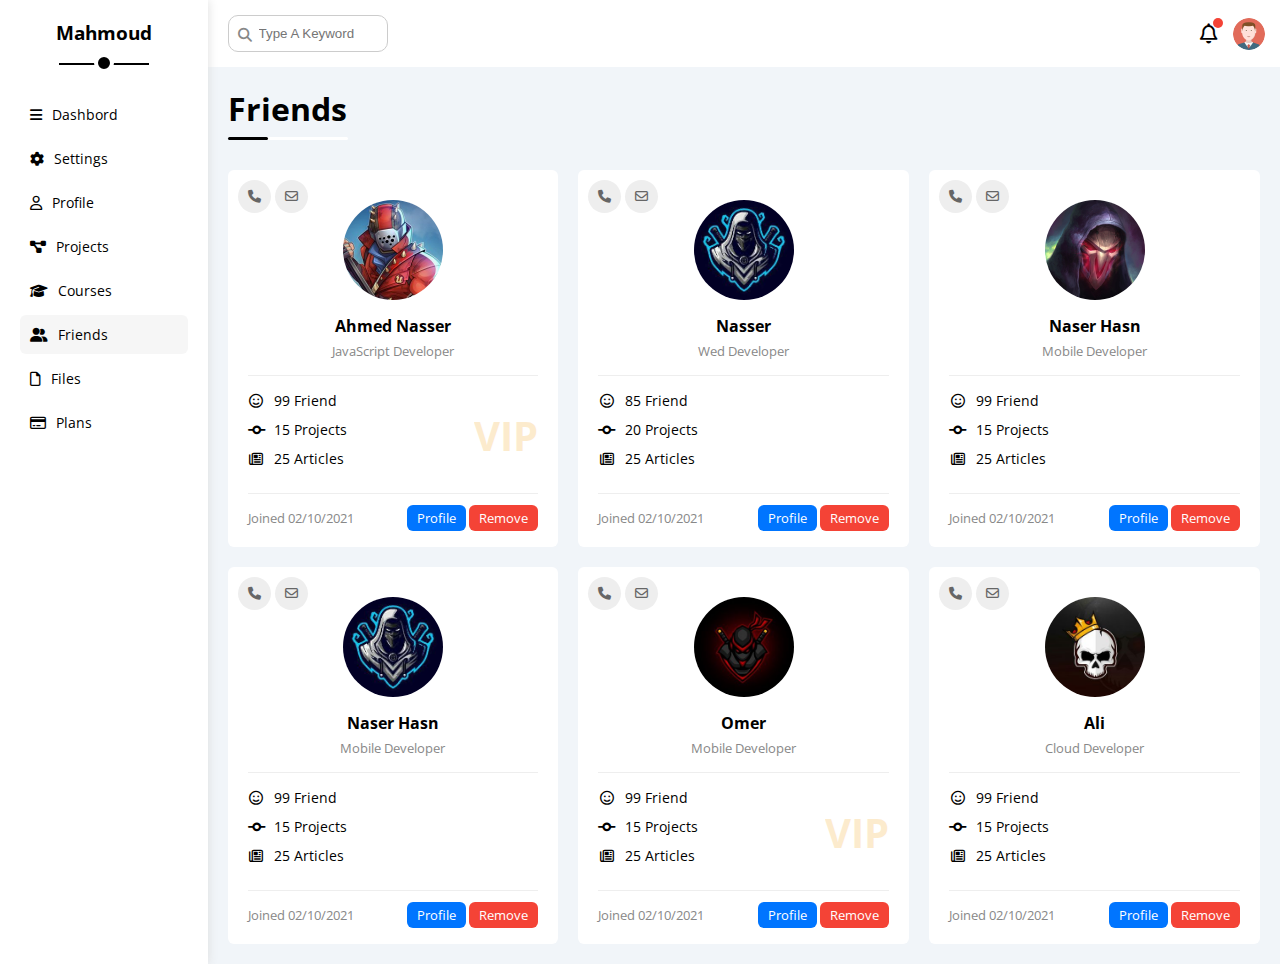
<file: Frineds.html>
<!DOCTYPE html>
<html lang="en">

<head>
    <meta charset="UTF-8">
    <meta name="viewport" content="width=device-width, initial-scale=1.0">
    <title>Dashbord</title>
    <!-- link css -->
    <link rel="stylesheet" href="css/all.min.css">
    <link rel="stylesheet" href="css/fraemwork.css">
    <link rel="stylesheet" href="css/master.css">
    <!-- link icons -->
    <link rel="stylesheet" href="https://cdnjs.cloudflare.com/ajax/libs/font-awesome/6.6.0/css/all.min.css">
    <!-- link font -->
    <link rel="preconnect" href="https://fonts.googleapis.com">
    <link rel="preconnect" href="https://fonts.gstatic.com" crossorigin>
    <link href="https://fonts.googleapis.com/css2?family=Open+Sans:ital,wght@0,300..800;1,300..800&display=swap"
        rel="stylesheet">

</head>

<body>
    <div class="page d-flex">
        <div class="sidebar bg-white p-20 p-relative">
            <h3 class="p-relative  text-c mt-0">Mahmoud</h3>
            <ul>
                <li>
                    <a class=" d-flex align-center fs-14 c-black  p-10 red-6" href="index.html">
                        <i class="fa-solid fa-bars"></i>
                        <span>Dashbord</span>
                    </a>
                </li>
                <li>
                    <a class="d-flex align-center fs-14 c-black  p-10 red-6" href="Setting.html">
                        <i class="fa-solid fa-gear"></i>
                        <span>Settings</span>
                    </a>
                </li>
                <li>
                    <a class="d-flex align-center fs-14 c-black  p-10 red-6" href="Profile.html">
                        <i class="fa-regular fa-user"></i>
                        <span>Profile</span>
                    </a>
                </li>
                <li>
                    <a class="d-flex align-center fs-14 c-black  p-10 red-6" href="Projects.html">
                        <i class="fa-solid fa-diagram-project"></i>
                        <span>Projects</span>
                    </a>
                </li>
                <li>
                    <a class="d-flex align-center fs-14 c-black  p-10 red-6" href="Courses.html">
                        <i class="fa-solid fa-graduation-cap"></i>
                        <span>Courses</span>
                    </a>
                </li>
                <li>
                    <a class="active d-flex align-center fs-14 c-black  p-10 red-6" href="Frineds.html">
                        <i class="fa-solid fa-user-group"></i>
                        <span>Friends</span>
                    </a>
                </li>
                <li>
                    <a class="d-flex align-center fs-14 c-black  p-10 red-6" href="Files.html">
                        <i class="fa-regular fa-file"></i>
                        <span>Files</span>
                    </a>
                </li>
                <li>
                    <a class="d-flex align-center fs-14 c-black  p-10 red-6" href="Plans.html">
                        <i class="fa-regular fa-credit-card"></i>
                        <span>Plans</span>
                    </a>
                </li>
            </ul>
        </div>
        <div class="content w-full">
            <!-- start head -->
            <div class="head bg-white p-15 between-flex">
                <div class="serach p-relative">
                    <input class="p-10" type="search" placeholder="Type A Keyword">
                </div>
                <div class="icons d-flex align-center">
                    <span class="notification p-relative">
                        <i class="fa-regular fa-bell fa-lg"></i>
                    </span>
                    <img src="img/avatar.png" alt="">
                </div>
            </div>
            <!-- End head -->
            <h1 class="p-relative">Friends</h1>
            <div class="friends-page d-grid m-20 gap-20">
                <div class="friend bg-white red-6 p-20 p-relative">
                    <div class="contact">
                        <i class="fa-solid fa-phone"></i>
                        <i class="fa-regular fa-envelope"></i>
                    </div>
                    <div class="text-c">
                        <img class="red-half mt-10 mb-10 w-100 h-100" src="img/friend-01.jpg" alt="">
                        <h4 class="m-0">Ahmed Nasser</h4>
                        <p class="c-grey fs-13 mt-5 mb-0">JavaScript Developer</p>
                    </div>
                    <div class="icon fs-14 p-relative">
                        <div class="mb-10">
                            <i class="fa-regular fa-face-smile fa-fw"></i>
                            <span>99 Friend</span>
                        </div>
                        <div class="mb-10">
                            <i class="fa-solid fa-code-commit fa-fw"></i>
                            <span>15 Projects</span>
                        </div>
                        <div class="mb-10">
                            <i class="fa-regular fa-newspaper fa-fw"></i>
                            <span>25 Articles</span>
                        </div>
                        <span class="vip fw-bold c-orange">VIP</span>
                    </div>
                    <div class="info between-flex fs-13">
                        <span class="c-grey">Joined 02/10/2021</span>
                        <div>
                            <a class="bg-blue c-white btn-shape" href="Profile.html">Profile</a>
                            <a class="bg-red c-white btn-shape" href="#">Remove</a>
                        </div>
                    </div>
                </div>
                <div class="friend bg-white red-6 p-20 p-relative">
                    <div class="contact">
                        <i class="fa-solid fa-phone"></i>
                        <i class="fa-regular fa-envelope"></i>
                    </div>
                    <div class="text-c">
                        <img class="red-half mt-10 mb-10 w-100 h-100" src="img/friend-02.jpg" alt="">
                        <h4 class="m-0">Nasser</h4>
                        <p class="c-grey fs-13 mt-5 mb-0">Wed Developer</p>
                    </div>
                    <div class="icon fs-14 p-relative">
                        <div class="mb-10">
                            <i class="fa-regular fa-face-smile fa-fw"></i>
                            <span>85 Friend</span>
                        </div>
                        <div class="mb-10">
                            <i class="fa-solid fa-code-commit fa-fw"></i>
                            <span>20 Projects</span>
                        </div>
                        <div class="mb-10">
                            <i class="fa-regular fa-newspaper fa-fw"></i>
                            <span>25 Articles</span>
                        </div>
                        <span class="vip fw-bold c-orange"></span>
                    </div>
                    <div class="info between-flex fs-13">
                        <span class="c-grey">Joined 02/10/2021</span>
                        <div>
                            <a class="bg-blue c-white btn-shape" href="Profile.html">Profile</a>
                            <a class="bg-red c-white btn-shape" href="#">Remove</a>
                        </div>
                    </div>
                </div>
                <div class="friend bg-white red-6 p-20 p-relative">
                    <div class="contact">
                        <i class="fa-solid fa-phone"></i>
                        <i class="fa-regular fa-envelope"></i>
                    </div>
                    <div class="text-c">
                        <img class="red-half mt-10 mb-10 w-100 h-100" src="img/friend-03.jpg" alt="">
                        <h4 class="m-0">Naser Hasn</h4>
                        <p class="c-grey fs-13 mt-5 mb-0"> Mobile Developer</p>
                    </div>
                    <div class="icon fs-14 p-relative">
                        <div class="mb-10">
                            <i class="fa-regular fa-face-smile fa-fw"></i>
                            <span>99 Friend</span>
                        </div>
                        <div class="mb-10">
                            <i class="fa-solid fa-code-commit fa-fw"></i>
                            <span>15 Projects</span>
                        </div>
                        <div class="mb-10">
                            <i class="fa-regular fa-newspaper fa-fw"></i>
                            <span>25 Articles</span>
                        </div>
                        <span class="vip fw-bold c-orange"></span>
                    </div>
                    <div class="info between-flex fs-13">
                        <span class="c-grey">Joined 02/10/2021</span>
                        <div>
                            <a class="bg-blue c-white btn-shape" href="Profile.html">Profile</a>
                            <a class="bg-red c-white btn-shape" href="#">Remove</a>
                        </div>
                    </div>
                </div>
                <div class="friend bg-white red-6 p-20 p-relative">
                    <div class="contact">
                        <i class="fa-solid fa-phone"></i>
                        <i class="fa-regular fa-envelope"></i>
                    </div>
                    <div class="text-c">
                        <img class="red-half mt-10 mb-10 w-100 h-100" src="img/friend-02.jpg" alt="">
                        <h4 class="m-0">Naser Hasn</h4>
                        <p class="c-grey fs-13 mt-5 mb-0"> Mobile Developer</p>
                    </div>
                    <div class="icon fs-14 p-relative">
                        <div class="mb-10">
                            <i class="fa-regular fa-face-smile fa-fw"></i>
                            <span>99 Friend</span>
                        </div>
                        <div class="mb-10">
                            <i class="fa-solid fa-code-commit fa-fw"></i>
                            <span>15 Projects</span>
                        </div>
                        <div class="mb-10">
                            <i class="fa-regular fa-newspaper fa-fw"></i>
                            <span>25 Articles</span>
                        </div>
                        <span class="vip fw-bold c-orange"></span>
                    </div>
                    <div class="info between-flex fs-13">
                        <span class="c-grey">Joined 02/10/2021</span>
                        <div>
                            <a class="bg-blue c-white btn-shape" href="Profile.html">Profile</a>
                            <a class="bg-red c-white btn-shape" href="#">Remove</a>
                        </div>
                    </div>
                </div>
                <div class="friend bg-white red-6 p-20 p-relative">
                    <div class="contact">
                        <i class="fa-solid fa-phone"></i>
                        <i class="fa-regular fa-envelope"></i>
                    </div>
                    <div class="text-c">
                        <img class="red-half mt-10 mb-10 w-100 h-100" src="img/friend-04.jpg" alt="">
                        <h4 class="m-0">Omer</h4>
                        <p class="c-grey fs-13 mt-5 mb-0"> Mobile Developer</p>
                    </div>
                    <div class="icon fs-14 p-relative">
                        <div class="mb-10">
                            <i class="fa-regular fa-face-smile fa-fw"></i>
                            <span>99 Friend</span>
                        </div>
                        <div class="mb-10">
                            <i class="fa-solid fa-code-commit fa-fw"></i>
                            <span>15 Projects</span>
                        </div>
                        <div class="mb-10">
                            <i class="fa-regular fa-newspaper fa-fw"></i>
                            <span>25 Articles</span>
                        </div>
                        <span class="vip fw-bold c-orange">VIP</span>
                    </div>
                    <div class="info between-flex fs-13">
                        <span class="c-grey">Joined 02/10/2021</span>
                        <div>
                            <a class="bg-blue c-white btn-shape" href="Profile.html">Profile</a>
                            <a class="bg-red c-white btn-shape" href="#">Remove</a>
                        </div>
                    </div>
                </div>
                <div class="friend bg-white red-6 p-20 p-relative">
                    <div class="contact">
                        <i class="fa-solid fa-phone"></i>
                        <i class="fa-regular fa-envelope"></i>
                    </div>
                    <div class="text-c">
                        <img class="red-half mt-10 mb-10 w-100 h-100" src="img/friend-05.jpg" alt="">
                        <h4 class="m-0">Ali</h4>
                        <p class="c-grey fs-13 mt-5 mb-0">Cloud Developer</p>
                    </div>
                    <div class="icon fs-14 p-relative">
                        <div class="mb-10">
                            <i class="fa-regular fa-face-smile fa-fw"></i>
                            <span>99 Friend</span>
                        </div>
                        <div class="mb-10">
                            <i class="fa-solid fa-code-commit fa-fw"></i>
                            <span>15 Projects</span>
                        </div>
                        <div class="mb-10">
                            <i class="fa-regular fa-newspaper fa-fw"></i>
                            <span>25 Articles</span>
                        </div>
                        <span class="vip fw-bold c-orange"></span>
                    </div>
                    <div class="info between-flex fs-13">
                        <span class="c-grey">Joined 02/10/2021</span>
                        <div>
                            <a class="bg-blue c-white btn-shape" href="Profile.html">Profile</a>
                            <a class="bg-red c-white btn-shape" href="#">Remove</a>
                        </div>
                    </div>
                </div>
            </div>
        </div>
    </div>
</body>

</html>
</file>
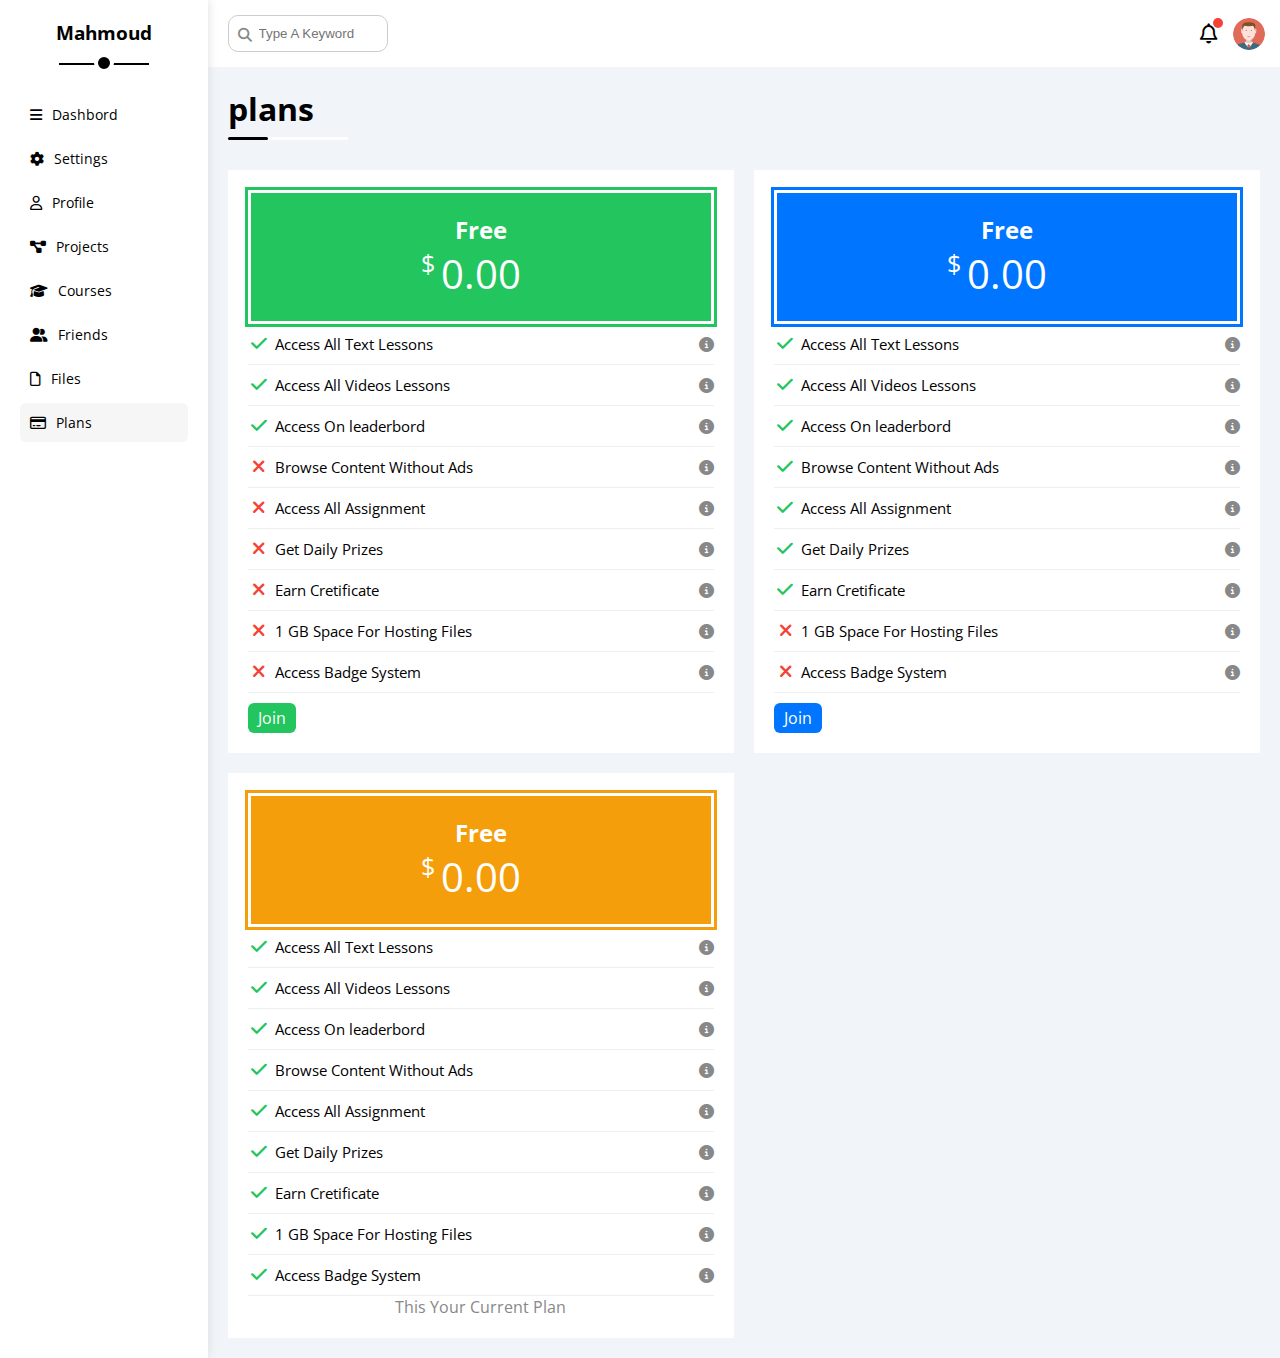
<file: Plans.html>
<!DOCTYPE html>
<html lang="en">

<head>
    <meta charset="UTF-8" />
    <meta name="viewport" content="width=device-width, initial-scale=1.0" />
    <title>Dashbord</title>
    <!-- link css -->
    <link rel="stylesheet" href="css/all.min.css" />
    <link rel="stylesheet" href="css/fraemwork.css" />
    <link rel="stylesheet" href="css/master.css" />
    <!-- link icons -->
    <link rel="stylesheet" href="https://cdnjs.cloudflare.com/ajax/libs/font-awesome/6.6.0/css/all.min.css" />
    <!-- link font -->
    <link rel="preconnect" href="https://fonts.googleapis.com" />
    <link rel="preconnect" href="https://fonts.gstatic.com" crossorigin />
    <link href="https://fonts.googleapis.com/css2?family=Open+Sans:ital,wght@0,300..800;1,300..800&display=swap"
        rel="stylesheet" />
</head>

<body>
    <div class="page d-flex">
        <div class="sidebar bg-white p-20 p-relative">
            <h3 class="p-relative text-c mt-0">Mahmoud</h3>
            <ul>
                <li>
                    <a class="d-flex align-center fs-14 c-black p-10 red-6" href="index.html">
                        <i class="fa-solid fa-bars"></i>
                        <span>Dashbord</span>
                    </a>
                </li>
                <li>
                    <a class="d-flex align-center fs-14 c-black p-10 red-6" href="Setting.html">
                        <i class="fa-solid fa-gear"></i>
                        <span>Settings</span>
                    </a>
                </li>
                <li>
                    <a class="d-flex align-center fs-14 c-black p-10 red-6" href="Profile.html">
                        <i class="fa-regular fa-user"></i>
                        <span>Profile</span>
                    </a>
                </li>
                <li>
                    <a class="d-flex align-center fs-14 c-black p-10 red-6" href="Projects.html">
                        <i class="fa-solid fa-diagram-project"></i>
                        <span>Projects</span>
                    </a>
                </li>
                <li>
                    <a class="d-flex align-center fs-14 c-black p-10 red-6" href="Courses.html">
                        <i class="fa-solid fa-graduation-cap"></i>
                        <span>Courses</span>
                    </a>
                </li>
                <li>
                    <a class="d-flex align-center fs-14 c-black p-10 red-6" href="Frineds.html">
                        <i class="fa-solid fa-user-group"></i>
                        <span>Friends</span>
                    </a>
                </li>
                <li>
                    <a class="d-flex align-center fs-14 c-black p-10 red-6" href="Files.html">
                        <i class="fa-regular fa-file"></i>
                        <span>Files</span>
                    </a>
                </li>
                <li>
                    <a class="active d-flex align-center fs-14 c-black p-10 red-6" href="Plans.html">
                        <i class="fa-regular fa-credit-card"></i>
                        <span>Plans</span>
                    </a>
                </li>
            </ul>
        </div>
        <div class="content w-full">
            <!-- start head -->
            <div class="head bg-white p-15 between-flex">
                <div class="serach p-relative">
                    <input class="p-10" type="search" placeholder="Type A Keyword" />
                </div>
                <div class="icons d-flex align-center">
                    <span class="notification p-relative">
                        <i class="fa-regular fa-bell fa-lg"></i>
                    </span>
                    <img src="img/avatar.png" alt="" />
                </div>
            </div>
            <!-- End head -->
            <h1 class="p-relative">plans</h1>
            <div class="plans-page d-grid m-20 gap-20">
                <div  class="plan green bg-white p-20">
                    <div class="top bg-green text-c p-20">
                        <h2 class="m-0 c-white">Free</h2>
                        <div class="price c-white"><span>$</span>0.00</div>
                    </div>
                    <ul>
                        <li>
                            <i class="fa-solid fa-check fa-fw yes"></i>
                            <span>Access All Text Lessons</span>
                            <i class="fa-solid fa-circle-info help"></i>
                        </li>
                        <li>
                            <i class="fa-solid fa-check fa-fw yes"></i>
                            <span>Access All Videos Lessons</span>
                            <i class="fa-solid fa-circle-info help"></i>
                        </li>
                        <li>
                            <i class="fa-solid fa-check fa-fw yes"></i>
                            <span>Access On leaderbord</span>
                            <i class="fa-solid fa-circle-info help"></i>
                        </li>
                        <li>
                            <i class="fa-solid fa-xmark fa-fw "></i>
                            <span>Browse Content Without Ads</span>
                            <i class="fa-solid fa-circle-info help"></i>
                        </li>
                        <li>
                            <i class="fa-solid fa-xmark fa-fw "></i>
                            <span>Access All Assignment</span>
                            <i class="fa-solid fa-circle-info help"></i>
                        </li>
                        <li>
                            <i class="fa-solid fa-xmark fa-fw "></i>
                            <span>Get Daily Prizes</span>
                            <i class="fa-solid fa-circle-info help"></i>
                        </li>
                        <li>
                            <i class="fa-solid fa-xmark fa-fw "></i>
                            <span>Earn Cretificate</span>
                            <i class="fa-solid fa-circle-info help"></i>
                        </li>
                        <li>
                            <i class="fa-solid fa-xmark fa-fw "></i>
                            <span>1 GB Space For Hosting Files</span>
                            <i class="fa-solid fa-circle-info help"></i>
                        </li>
                        <li>
                            <i class="fa-solid fa-xmark fa-fw "></i>
                            <span>Access Badge System</span>
                            <i class="fa-solid fa-circle-info help"></i>
                        </li>
                    </ul>
                    <a class="btn-shape bg-green c-white d-block w-fit mt-10" href="#">Join</a>
                </div>
                <div  class="plan blue bg-white p-20">
                    <div class="top bg-blue text-c p-20">
                        <h2 class="m-0 c-white">Free</h2>
                        <div class="price c-white"><span>$</span>0.00</div>
                    </div>
                    <ul>
                        <li>
                            <i class="fa-solid fa-check fa-fw yes"></i>
                            <span>Access All Text Lessons</span>
                            <i class="fa-solid fa-circle-info help"></i>
                        </li>
                        <li>
                            <i class="fa-solid fa-check fa-fw yes"></i>
                            <span>Access All Videos Lessons</span>
                            <i class="fa-solid fa-circle-info help"></i>
                        </li>
                        <li>
                            <i class="fa-solid fa-check fa-fw yes"></i>
                            <span>Access On leaderbord</span>
                            <i class="fa-solid fa-circle-info help"></i>
                        </li>
                        <li>
                            <i class="fa-solid fa-check fa-fw yes "></i>
                            <span>Browse Content Without Ads</span>
                            <i class="fa-solid fa-circle-info help"></i>
                        </li>
                        <li>
                            <i class="fa-solid fa-check fa-fw yes "></i>
                            <span>Access All Assignment</span>
                            <i class="fa-solid fa-circle-info help"></i>
                        </li>
                        <li>
                            <i class="fa-solid fa-check fa-fw yes "></i>
                            <span>Get Daily Prizes</span>
                            <i class="fa-solid fa-circle-info help"></i>
                        </li>
                        <li>
                            <i class="fa-solid fa-check fa-fw yes "></i>
                            <span>Earn Cretificate</span>
                            <i class="fa-solid fa-circle-info help"></i>
                        </li>
                        <li>
                            <i class="fa-solid fa-xmark fa-fw "></i>
                            <span>1 GB Space For Hosting Files</span>
                            <i class="fa-solid fa-circle-info help"></i>
                        </li>
                        <li>
                            <i class="fa-solid fa-xmark fa-fw "></i>
                            <span>Access Badge System</span>
                            <i class="fa-solid fa-circle-info help"></i>
                        </li>
                    </ul>
                    <a href="#" class="btn-shape bg-blue c-white d-block w-fit mt-10" >Join</a>
                </div>
                <div  class="plan orange bg-white p-20">
                    <div class="top bg-orange text-c p-20">
                        <h2 class="m-0 c-white">Free</h2>
                        <div class="price c-white"><span>$</span>0.00</div>
                    </div>
                    <ul>
                        <li>
                            <i class="fa-solid fa-check fa-fw yes"></i>
                            <span>Access All Text Lessons</span>
                            <i class="fa-solid fa-circle-info help"></i>
                        </li>
                        <li>
                            <i class="fa-solid fa-check fa-fw yes"></i>
                            <span>Access All Videos Lessons</span>
                            <i class="fa-solid fa-circle-info help"></i>
                        </li>
                        <li>
                            <i class="fa-solid fa-check fa-fw yes"></i>
                            <span>Access On leaderbord</span>
                            <i class="fa-solid fa-circle-info help"></i>
                        </li>
                        <li>
                            <i class="fa-solid fa-check fa-fw yes "></i>
                            <span>Browse Content Without Ads</span>
                            <i class="fa-solid fa-circle-info help"></i>
                        </li>
                        <li>
                            <i class="fa-solid fa-check fa-fw yes "></i>
                            <span>Access All Assignment</span>
                            <i class="fa-solid fa-circle-info help"></i>
                        </li>
                        <li>
                            <i class="fa-solid fa-check fa-fw yes "></i>
                            <span>Get Daily Prizes</span>
                            <i class="fa-solid fa-circle-info help"></i>
                        </li>
                        <li>
                            <i class="fa-solid fa-check fa-fw yes "></i>
                            <span>Earn Cretificate</span>
                            <i class="fa-solid fa-circle-info help"></i>
                        </li>
                        <li>
                            <i class="fa-solid fa-check fa-fw yes "></i>
                            <span>1 GB Space For Hosting Files</span>
                            <i class="fa-solid fa-circle-info help"></i>
                        </li>
                        <li>
                            <i class="fa-solid fa-check fa-fw yes "></i>
                            <span>Access Badge System</span>
                            <i class="fa-solid fa-circle-info help"></i>
                        </li>
                    </ul>
                    <p class="m-0 text-c c-grey ">This Your Current Plan</p>
                </div>
            </div>
        </div>
    </div>
</body>

</html>
</file>
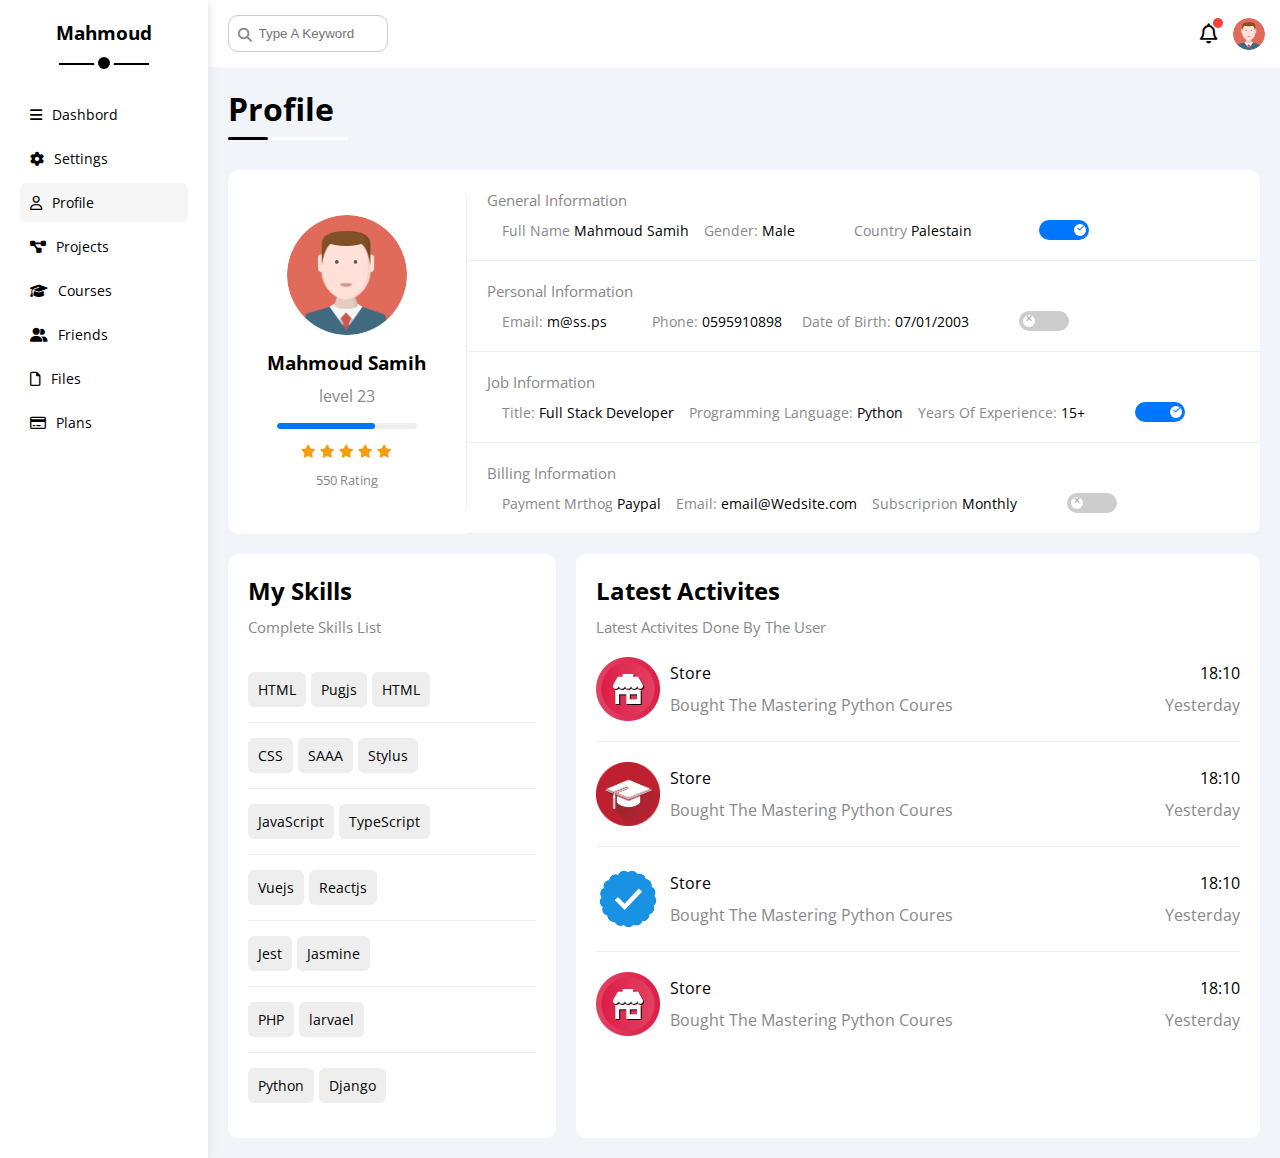
<file: Profile.html>
<!DOCTYPE html>
<html lang="en">
    <head>
        <meta charset="UTF-8">
        <meta name="viewport" content="width=device-width, initial-scale=1.0">
        <title>Dashbord</title>
        <!-- link css -->
    <link rel="stylesheet" href="css/all.min.css">
    <link rel="stylesheet" href="css/fraemwork.css">
    <link rel="stylesheet" href="css/master.css">
    <!-- link icons -->
    <link rel="stylesheet" href="https://cdnjs.cloudflare.com/ajax/libs/font-awesome/6.6.0/css/all.min.css">
    <!-- link font -->
    <link rel="preconnect" href="https://fonts.googleapis.com">
    <link rel="preconnect" href="https://fonts.gstatic.com" crossorigin>
    <link href="https://fonts.googleapis.com/css2?family=Open+Sans:ital,wght@0,300..800;1,300..800&display=swap" rel="stylesheet">
    </head>
<body>
    <div class="page d-flex">
        <div class="sidebar bg-white p-20 p-relative">
            <h3 class="p-relative  text-c mt-0">Mahmoud</h3>
            <ul>
                <li>
                    <a class=" d-flex align-center fs-14 c-black  p-10 red-6" href="index.html">
                        <i class="fa-solid fa-bars"></i>
                        <span>Dashbord</span>
                    </a>
                </li>
                <li>
                    <a class="d-flex align-center fs-14 c-black  p-10 red-6" href="Setting.html">
                        <i class="fa-solid fa-gear"></i>
                        <span>Settings</span>
                    </a>
                </li>
                <li>
                    <a class="active d-flex align-center fs-14 c-black  p-10 red-6" href="Profile.html">
                        <i class="fa-regular fa-user"></i>
                        <span>Profile</span>
                    </a>
                </li>
                <li>
                    <a class="d-flex align-center fs-14 c-black  p-10 red-6" href="Projects.html">
                        <i class="fa-solid fa-diagram-project"></i>
                        <span>Projects</span>
                    </a>
                </li>
                <li>
                    <a class="d-flex align-center fs-14 c-black  p-10 red-6" href="Courses.html">
                        <i class="fa-solid fa-graduation-cap"></i>
                        <span>Courses</span>
                    </a>
                </li>
                <li>
                    <a class="d-flex align-center fs-14 c-black  p-10 red-6" href="Frineds.html">
                        <i class="fa-solid fa-user-group"></i>
                        <span>Friends</span>
                    </a>
                </li>
                <li>
                    <a class="d-flex align-center fs-14 c-black  p-10 red-6" href="Files.html">
                        <i class="fa-regular fa-file"></i>
                        <span>Files</span>
                    </a>
                </li>
                <li>
                    <a class="d-flex align-center fs-14 c-black  p-10 red-6" href="Plans.html">
                        <i class="fa-regular fa-credit-card"></i>
                        <span>Plans</span>
                    </a>
                </li>
            </ul>
        </div>
        <div class="content w-full">
            <!-- start head -->
            <div class="head bg-white p-15 between-flex">
                <div class="serach p-relative">
                    <input class="p-10" type="search" placeholder="Type A Keyword">
                </div>
                <div class="icons d-flex align-center">
                    <span class="notification p-relative">
                        <i class="fa-regular fa-bell fa-lg"></i>
                    </span>
                    <img src="img/avatar.png" alt="">
                </div>
            </div>
            <!-- End head -->
            <h1 class="p-relative">Profile</h1>
            <div class="profile-pag m-20 ">
                <div class="overview bg-white red-10 d-flex align-center">
                    <div class="avatar-box text-c p-20">
                        <img class="red-half mb-10" src="img/avatar.png" alt="">
                        <h3 class="m-0">Mahmoud Samih</h3>
                        <p class="c-grey mt-10">level 23</p>
                        <div class="level red-6 bg-eee p-relative">
                            <span style="width: 70%;"></span>
                        </div>
                        <div class="rating mt-10 mb-10">
                            <i class="fa-solid fa-star c-orange fs-13"></i>
                            <i class="fa-solid fa-star c-orange fs-13"></i>
                            <i class="fa-solid fa-star c-orange fs-13"></i>
                            <i class="fa-solid fa-star c-orange fs-13"></i>
                            <i class="fa-solid fa-star c-orange fs-13"></i>
                        </div>
                        <p class="c-grey m-0 fs-13">550 Rating</p>
                    </div>
                    <div class="info-box w-full text-c-mobile ">
                        <!-- Start Information Row -->
                        <div class="box p-20 d-flex align-center">
                            <h4 class="c-grey fs-15 m-0 w-full">General Information</h4>
                            <div class="fs-14">
                                <span class="c-grey">Full Name</span>
                                <span>Mahmoud Samih</span>
                            </div>
                            <div class="fs-14">
                                <span class="c-grey">Gender:</span>
                                <span>Male</span>
                            </div>
                            <div class="fs-14">
                                <span class="c-grey">Country</span>
                                <span>Palestain</span>
                            </div>
                            <div class="fs-14">
                                <label>
                                    <input class="toggle-checbox" type="checkbox" checked>
                                    <div class="toggle-switch"></div>
                                </label>
                            </div>
                        </div>
                        <!-- End Information Row -->
                        <!-- Start Information Row -->
                        <div class="box p-20 d-flex align-center">
                            <h4 class="c-grey fs-15 m-0 w-full">Personal Information</h4>
                            <div class="fs-14">
                                <span class="c-grey">Email:</span>
                                <span>m@ss.ps</span>
                            </div>
                            <div class="fs-14">
                                <span class="c-grey">Phone:</span>
                                <span>0595910898</span>
                            </div>
                            <div class="fs-14">
                                <span class="c-grey">Date of Birth:</span>
                                <span>07/01/2003</span>
                            </div>
                            <div class="fs-14">
                                <label>
                                    <input class="toggle-checbox" type="checkbox">
                                    <div class="toggle-switch"></div>
                                </label>
                            </div>
                        </div>
                        <!-- End Information Row -->
                        <!-- Start Information Row -->
                        <div class="box p-20 d-flex align-center">
                            <h4 class="c-grey fs-15 m-0 w-full">Job Information</h4>
                            <div class="fs-14">
                                <span class="c-grey">Title:</span>
                                <span>Full Stack Developer</span>
                            </div>
                            <div class="fs-14">
                                <span class="c-grey">Programming Language:</span>
                                <span>Python</span>
                            </div>
                            <div class="fs-14">
                                <span class="c-grey">Years Of Experience:</span>
                                <span>15+</span>
                            </div>
                            <div class="fs-14 pl-15">
                                <label>
                                    <input class="toggle-checbox" type="checkbox" checked>
                                    <div class="toggle-switch"></div>
                                </label>
                            </div>
                        </div>
                        <!-- End Information Row -->
                        <!-- Start Information Row -->
                        <div class="box p-20 d-flex align-center">
                            <h4 class="c-grey fs-15 m-0 w-full">Billing Information</h4>
                            <div class="fs-14">
                                <span class="c-grey">Payment Mrthog</span>
                                <span>Paypal</span>
                            </div>
                            <div class="fs-14">
                                <span class="c-grey">Email:</span>
                                <span>email@Wedsite.com</span>
                            </div>
                            <div class="fs-14">
                                <span class="c-grey">Subscriprion</span>
                                <span>Monthly</span>
                            </div>
                            <div class="fs-14">
                                <label>
                                    <input class="toggle-checbox" type="checkbox" >
                                    <div class="toggle-switch"></div>
                                </label>
                            </div>
                        </div>
                        <!-- End Information Row -->
                    </div>
                </div>
                <div class="other-data d-flex gap-20">
                    <div class="skills-card p-20 bg-white red-10 mt-20">
                        <h2 class="mt-0 mb-10">My Skills</h2>
                        <p class="mt-0 mb-20 c-grey fs-15">Complete Skills List</p>
                        <ul class="m-0 text-c-mobile">
                            <li><span>HTML</span><span>Pugjs</span><span>HTML</span></li>
                            <li><span>CSS</span><span>SAAA</span><span>Stylus</span></li>
                            <li><span>JavaScript</span><span>TypeScript</span></li>
                            <li><span>Vuejs</span><span>Reactjs</span></li>
                            <li><span>Jest</span><span>Jasmine</span></li>
                            <li><span>PHP</span><span>larvael</span></li>
                            <li><span>Python</span><span>Django</span></li>
                        </ul>
                    </div>
                    <div class="activites p-20 bg-white red-10 mt-20">
                        <h2 class="mt-0 mb-10">Latest Activites</h2>
                        <p class="mt-0 mb-20 c-grey fs-15">Latest Activites Done By The User</p>
                        <div class="activity d-flex align-center text-c-mobile">
                            <img src="img/activity-01.png" alt="">
                            <div class="info">
                                <span class="d-block  mb-10">Store</span>
                                <span class="c-grey">Bought The Mastering Python Coures</span>
                            </div>
                            <div class="date">
                                <span class="d-block  mb-10">18:10</span>
                                <span class="c-grey">Yesterday</span>
                            </div>
                        </div>
                        <div class="activity d-flex align-center text-c-mobile">
                            <img src="img/activity-02.png" alt="">
                            <div class="info">
                                <span class="d-block  mb-10">Store</span>
                                <span class="c-grey">Bought The Mastering Python Coures</span>
                            </div>
                            <div class="date">
                                <span class="d-block  mb-10">18:10</span>
                                <span class="c-grey">Yesterday</span>
                            </div>
                        </div>
                        <div class="activity d-flex align-center text-c-mobile">
                            <img src="img/activity-03.png" alt="">
                            <div class="info">
                                <span class="d-block  mb-10">Store</span>
                                <span class="c-grey">Bought The Mastering Python Coures</span>
                            </div>
                            <div class="date">
                                <span class="d-block  mb-10">18:10</span>
                                <span class="c-grey">Yesterday</span>
                            </div>
                        </div>
                        <div class="activity d-flex align-center text-c-mobile">
                            <img src="img/activity-01.png" alt="">
                            <div class="info">
                                <span class="d-block  mb-10">Store</span>
                                <span class="c-grey">Bought The Mastering Python Coures</span>
                            </div>
                            <div class="date">
                                <span class="d-block  mb-10">18:10</span>
                                <span class="c-grey">Yesterday</span>
                            </div>
                        </div>
                    </div>
                </div>
            </div>
</body>
</html>
</file>
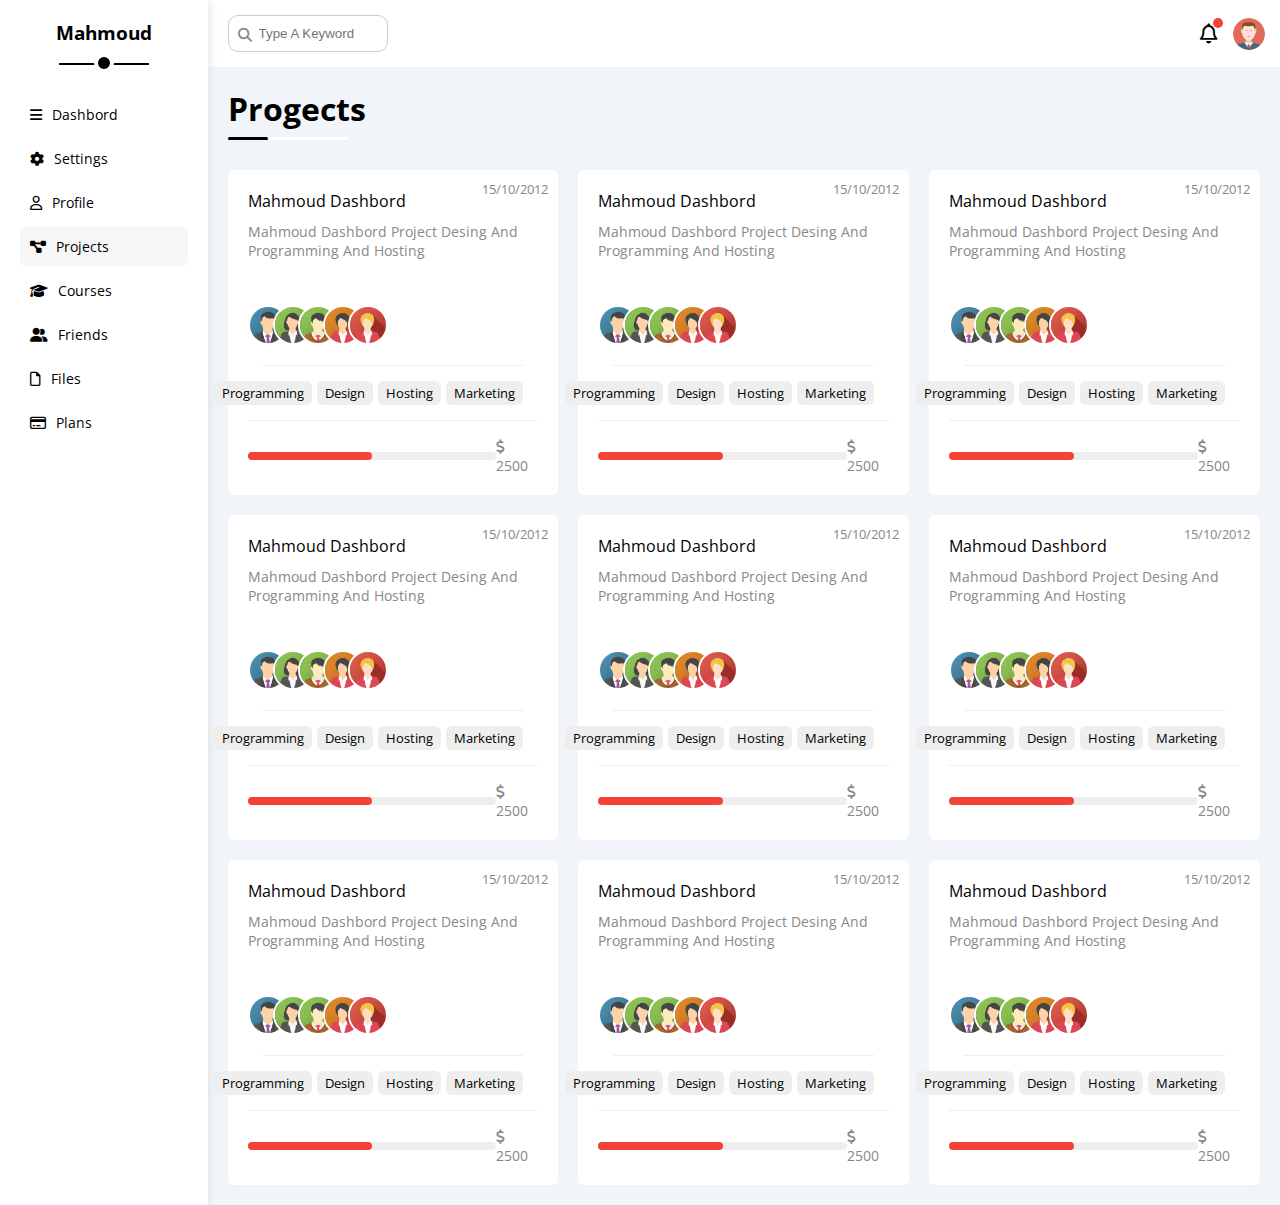
<file: Projects.html>
<!DOCTYPE html>
<html lang="en">
    <head>
        <meta charset="UTF-8">
        <meta name="viewport" content="width=device-width, initial-scale=1.0">
        <title>Dashbord</title>
        <!-- link css -->
    <link rel="stylesheet" href="css/all.min.css">
    <link rel="stylesheet" href="css/fraemwork.css">
    <link rel="stylesheet" href="css/master.css">
    <!-- link icons -->
    <link rel="stylesheet" href="https://cdnjs.cloudflare.com/ajax/libs/font-awesome/6.6.0/css/all.min.css">
    <!-- link font -->
    <link rel="preconnect" href="https://fonts.googleapis.com">
    <link rel="preconnect" href="https://fonts.gstatic.com" crossorigin>
    <link href="https://fonts.googleapis.com/css2?family=Open+Sans:ital,wght@0,300..800;1,300..800&display=swap" rel="stylesheet">
    
    </head>
<body>
    <div class="page d-flex">
        <div class="sidebar bg-white p-20 p-relative">
            <h3 class="p-relative  text-c mt-0">Mahmoud</h3>
            <ul>
                <li>
                    <a class=" d-flex align-center fs-14 c-black  p-10 red-6" href="index.html">
                        <i class="fa-solid fa-bars"></i>
                        <span>Dashbord</span>
                    </a>
                </li>
                <li>
                    <a class="d-flex align-center fs-14 c-black  p-10 red-6" href="Setting.html">
                        <i class="fa-solid fa-gear"></i>
                        <span>Settings</span>
                    </a>
                </li>
                <li>
                    <a class="d-flex align-center fs-14 c-black  p-10 red-6" href="Profile.html">
                        <i class="fa-regular fa-user"></i>
                        <span>Profile</span>
                    </a>
                </li>
                <li>
                    <a class="active d-flex align-center fs-14 c-black  p-10 red-6" href="Projects.html">
                        <i class="fa-solid fa-diagram-project"></i>
                        <span>Projects</span>
                    </a>
                </li>
                <li>
                    <a class="d-flex align-center fs-14 c-black  p-10 red-6" href="Courses.html">
                        <i class="fa-solid fa-graduation-cap"></i>
                        <span>Courses</span>
                    </a>
                </li>
                <li>
                    <a class="d-flex align-center fs-14 c-black  p-10 red-6" href="Frineds.html">
                        <i class="fa-solid fa-user-group"></i>
                        <span>Friends</span>
                    </a>
                </li>
                <li>
                    <a class="d-flex align-center fs-14 c-black  p-10 red-6" href="Files.html">
                        <i class="fa-regular fa-file"></i>
                        <span>Files</span>
                    </a>
                </li>
                <li>
                    <a class="d-flex align-center fs-14 c-black  p-10 red-6" href="Plans.html">
                        <i class="fa-regular fa-credit-card"></i>
                        <span>Plans</span>
                    </a>
                </li>
            </ul>
        </div>
        <div class="content w-full">
            <!-- start head -->
            <div class="head bg-white p-15 between-flex">
                <div class="serach p-relative">
                    <input class="p-10" type="search" placeholder="Type A Keyword">
                </div>
                <div class="icons d-flex align-center">
                    <span class="notification p-relative">
                        <i class="fa-regular fa-bell fa-lg"></i>
                    </span>
                    <img src="img/avatar.png" alt="">
                </div>
            </div>
            <!-- End head -->
            <h1 class="p-relative">Progects</h1>
            <div class="progects-page d-grid m-20 gap-20">
                <div class="progect  bg-white p-20 red-6 p-relative">
                    <span class="date fs-13 c-grey">15/10/2012</span>
                    <h4 class="m-0">Mahmoud Dashbord</h4>
                    <p class="c-grey mt-10 mb-10 fs-14">Mahmoud Dashbord Project Desing And Programming And Hosting</p>
                    <div class="team">
                        <a href="#"><img src="img/team-01.png" alt=""></a>
                        <a href="#"><img src="img/team-02.png" alt=""></a>
                        <a href="#"><img src="img/team-03.png" alt=""></a>
                        <a href="#"><img src="img/team-04.png" alt=""></a>
                        <a href="#"><img src="img/team-05.png" alt=""></a>
                    </div>
                    <div class="do d-flex">
                        <span class="fs-13 red-6 bg-eee">Programming</span>
                        <span class="fs-13 red-6 bg-eee">Design</span>
                        <span class="fs-13 red-6 bg-eee">Hosting</span>
                        <span class="fs-13 red-6 bg-eee">Marketing</span>
                    </div>
                    <div class="info between-flex">
                        <div class="prog bg-eee">
                            <span class="bg-red " style="width: 50%;"></span>
                        </div>
                        <div class="fs-14 c-grey">
                            <i class="fa-solid fa-dollar-sign"></i>
                            2500
                        </div>
                    </div>
                </div>
                <div class="progect  bg-white p-20 red-6 p-relative">
                    <span class="date fs-13 c-grey">15/10/2012</span>
                    <h4 class="m-0">Mahmoud Dashbord</h4>
                    <p class="c-grey mt-10 mb-10 fs-14">Mahmoud Dashbord Project Desing And Programming And Hosting</p>
                    <div class="team">
                        <a href="#"><img src="img/team-01.png" alt=""></a>
                        <a href="#"><img src="img/team-02.png" alt=""></a>
                        <a href="#"><img src="img/team-03.png" alt=""></a>
                        <a href="#"><img src="img/team-04.png" alt=""></a>
                        <a href="#"><img src="img/team-05.png" alt=""></a>
                    </div>
                    <div class="do d-flex">
                        <span class="fs-13 red-6 bg-eee">Programming</span>
                        <span class="fs-13 red-6 bg-eee">Design</span>
                        <span class="fs-13 red-6 bg-eee">Hosting</span>
                        <span class="fs-13 red-6 bg-eee">Marketing</span>
                    </div>
                    <div class="info between-flex">
                        <div class="prog bg-eee">
                            <span class="bg-red " style="width: 50%;"></span>
                        </div>
                        <div class="fs-14 c-grey">
                            <i class="fa-solid fa-dollar-sign"></i>
                            2500
                        </div>
                    </div>
                </div>
                <div class="progect  bg-white p-20 red-6 p-relative">
                    <span class="date fs-13 c-grey">15/10/2012</span>
                    <h4 class="m-0">Mahmoud Dashbord</h4>
                    <p class="c-grey mt-10 mb-10 fs-14">Mahmoud Dashbord Project Desing And Programming And Hosting</p>
                    <div class="team">
                        <a href="#"><img src="img/team-01.png" alt=""></a>
                        <a href="#"><img src="img/team-02.png" alt=""></a>
                        <a href="#"><img src="img/team-03.png" alt=""></a>
                        <a href="#"><img src="img/team-04.png" alt=""></a>
                        <a href="#"><img src="img/team-05.png" alt=""></a>
                    </div>
                    <div class="do d-flex">
                        <span class="fs-13 red-6 bg-eee">Programming</span>
                        <span class="fs-13 red-6 bg-eee">Design</span>
                        <span class="fs-13 red-6 bg-eee">Hosting</span>
                        <span class="fs-13 red-6 bg-eee">Marketing</span>
                    </div>
                    <div class="info between-flex">
                        <div class="prog bg-eee">
                            <span class="bg-red " style="width: 50%;"></span>
                        </div>
                        <div class="fs-14 c-grey">
                            <i class="fa-solid fa-dollar-sign"></i>
                            2500
                        </div>
                    </div>
                </div>
                <div class="progect  bg-white p-20 red-6 p-relative">
                    <span class="date fs-13 c-grey">15/10/2012</span>
                    <h4 class="m-0">Mahmoud Dashbord</h4>
                    <p class="c-grey mt-10 mb-10 fs-14">Mahmoud Dashbord Project Desing And Programming And Hosting</p>
                    <div class="team">
                        <a href="#"><img src="img/team-01.png" alt=""></a>
                        <a href="#"><img src="img/team-02.png" alt=""></a>
                        <a href="#"><img src="img/team-03.png" alt=""></a>
                        <a href="#"><img src="img/team-04.png" alt=""></a>
                        <a href="#"><img src="img/team-05.png" alt=""></a>
                    </div>
                    <div class="do d-flex">
                        <span class="fs-13 red-6 bg-eee">Programming</span>
                        <span class="fs-13 red-6 bg-eee">Design</span>
                        <span class="fs-13 red-6 bg-eee">Hosting</span>
                        <span class="fs-13 red-6 bg-eee">Marketing</span>
                    </div>
                    <div class="info between-flex">
                        <div class="prog bg-eee">
                            <span class="bg-red " style="width: 50%;"></span>
                        </div>
                        <div class="fs-14 c-grey">
                            <i class="fa-solid fa-dollar-sign"></i>
                            2500
                        </div>
                    </div>
                </div>
                <div class="progect  bg-white p-20 red-6 p-relative">
                    <span class="date fs-13 c-grey">15/10/2012</span>
                    <h4 class="m-0">Mahmoud Dashbord</h4>
                    <p class="c-grey mt-10 mb-10 fs-14">Mahmoud Dashbord Project Desing And Programming And Hosting</p>
                    <div class="team">
                        <a href="#"><img src="img/team-01.png" alt=""></a>
                        <a href="#"><img src="img/team-02.png" alt=""></a>
                        <a href="#"><img src="img/team-03.png" alt=""></a>
                        <a href="#"><img src="img/team-04.png" alt=""></a>
                        <a href="#"><img src="img/team-05.png" alt=""></a>
                    </div>
                    <div class="do d-flex">
                        <span class="fs-13 red-6 bg-eee">Programming</span>
                        <span class="fs-13 red-6 bg-eee">Design</span>
                        <span class="fs-13 red-6 bg-eee">Hosting</span>
                        <span class="fs-13 red-6 bg-eee">Marketing</span>
                    </div>
                    <div class="info between-flex">
                        <div class="prog bg-eee">
                            <span class="bg-red " style="width: 50%;"></span>
                        </div>
                        <div class="fs-14 c-grey">
                            <i class="fa-solid fa-dollar-sign"></i>
                            2500
                        </div>
                    </div>
                </div>
                <div class="progect  bg-white p-20 red-6 p-relative">
                    <span class="date fs-13 c-grey">15/10/2012</span>
                    <h4 class="m-0">Mahmoud Dashbord</h4>
                    <p class="c-grey mt-10 mb-10 fs-14">Mahmoud Dashbord Project Desing And Programming And Hosting</p>
                    <div class="team">
                        <a href="#"><img src="img/team-01.png" alt=""></a>
                        <a href="#"><img src="img/team-02.png" alt=""></a>
                        <a href="#"><img src="img/team-03.png" alt=""></a>
                        <a href="#"><img src="img/team-04.png" alt=""></a>
                        <a href="#"><img src="img/team-05.png" alt=""></a>
                    </div>
                    <div class="do d-flex">
                        <span class="fs-13 red-6 bg-eee">Programming</span>
                        <span class="fs-13 red-6 bg-eee">Design</span>
                        <span class="fs-13 red-6 bg-eee">Hosting</span>
                        <span class="fs-13 red-6 bg-eee">Marketing</span>
                    </div>
                    <div class="info between-flex">
                        <div class="prog bg-eee">
                            <span class="bg-red " style="width: 50%;"></span>
                        </div>
                        <div class="fs-14 c-grey">
                            <i class="fa-solid fa-dollar-sign"></i>
                            2500
                        </div>
                    </div>
                </div>
                <div class="progect  bg-white p-20 red-6 p-relative">
                    <span class="date fs-13 c-grey">15/10/2012</span>
                    <h4 class="m-0">Mahmoud Dashbord</h4>
                    <p class="c-grey mt-10 mb-10 fs-14">Mahmoud Dashbord Project Desing And Programming And Hosting</p>
                    <div class="team">
                        <a href="#"><img src="img/team-01.png" alt=""></a>
                        <a href="#"><img src="img/team-02.png" alt=""></a>
                        <a href="#"><img src="img/team-03.png" alt=""></a>
                        <a href="#"><img src="img/team-04.png" alt=""></a>
                        <a href="#"><img src="img/team-05.png" alt=""></a>
                    </div>
                    <div class="do d-flex">
                        <span class="fs-13 red-6 bg-eee">Programming</span>
                        <span class="fs-13 red-6 bg-eee">Design</span>
                        <span class="fs-13 red-6 bg-eee">Hosting</span>
                        <span class="fs-13 red-6 bg-eee">Marketing</span>
                    </div>
                    <div class="info between-flex">
                        <div class="prog bg-eee">
                            <span class="bg-red " style="width: 50%;"></span>
                        </div>
                        <div class="fs-14 c-grey">
                            <i class="fa-solid fa-dollar-sign"></i>
                            2500
                        </div>
                    </div>
                </div>
                <div class="progect  bg-white p-20 red-6 p-relative">
                    <span class="date fs-13 c-grey">15/10/2012</span>
                    <h4 class="m-0">Mahmoud Dashbord</h4>
                    <p class="c-grey mt-10 mb-10 fs-14">Mahmoud Dashbord Project Desing And Programming And Hosting</p>
                    <div class="team">
                        <a href="#"><img src="img/team-01.png" alt=""></a>
                        <a href="#"><img src="img/team-02.png" alt=""></a>
                        <a href="#"><img src="img/team-03.png" alt=""></a>
                        <a href="#"><img src="img/team-04.png" alt=""></a>
                        <a href="#"><img src="img/team-05.png" alt=""></a>
                    </div>
                    <div class="do d-flex">
                        <span class="fs-13 red-6 bg-eee">Programming</span>
                        <span class="fs-13 red-6 bg-eee">Design</span>
                        <span class="fs-13 red-6 bg-eee">Hosting</span>
                        <span class="fs-13 red-6 bg-eee">Marketing</span>
                    </div>
                    <div class="info between-flex">
                        <div class="prog bg-eee">
                            <span class="bg-red " style="width: 50%;"></span>
                        </div>
                        <div class="fs-14 c-grey">
                            <i class="fa-solid fa-dollar-sign"></i>
                            2500
                        </div>
                    </div>
                </div>
                <div class="progect  bg-white p-20 red-6 p-relative">
                    <span class="date fs-13 c-grey">15/10/2012</span>
                    <h4 class="m-0">Mahmoud Dashbord</h4>
                    <p class="c-grey mt-10 mb-10 fs-14">Mahmoud Dashbord Project Desing And Programming And Hosting</p>
                    <div class="team">
                        <a href="#"><img src="img/team-01.png" alt=""></a>
                        <a href="#"><img src="img/team-02.png" alt=""></a>
                        <a href="#"><img src="img/team-03.png" alt=""></a>
                        <a href="#"><img src="img/team-04.png" alt=""></a>
                        <a href="#"><img src="img/team-05.png" alt=""></a>
                    </div>
                    <div class="do d-flex">
                        <span class="fs-13 red-6 bg-eee">Programming</span>
                        <span class="fs-13 red-6 bg-eee">Design</span>
                        <span class="fs-13 red-6 bg-eee">Hosting</span>
                        <span class="fs-13 red-6 bg-eee">Marketing</span>
                    </div>
                    <div class="info between-flex">
                        <div class="prog bg-eee">
                            <span class="bg-red " style="width: 50%;"></span>
                        </div>
                        <div class="fs-14 c-grey">
                            <i class="fa-solid fa-dollar-sign"></i>
                            2500
                        </div>
                    </div>
                </div>
            </div>
        </div>
    </div>        
</body>
</html>
</file>
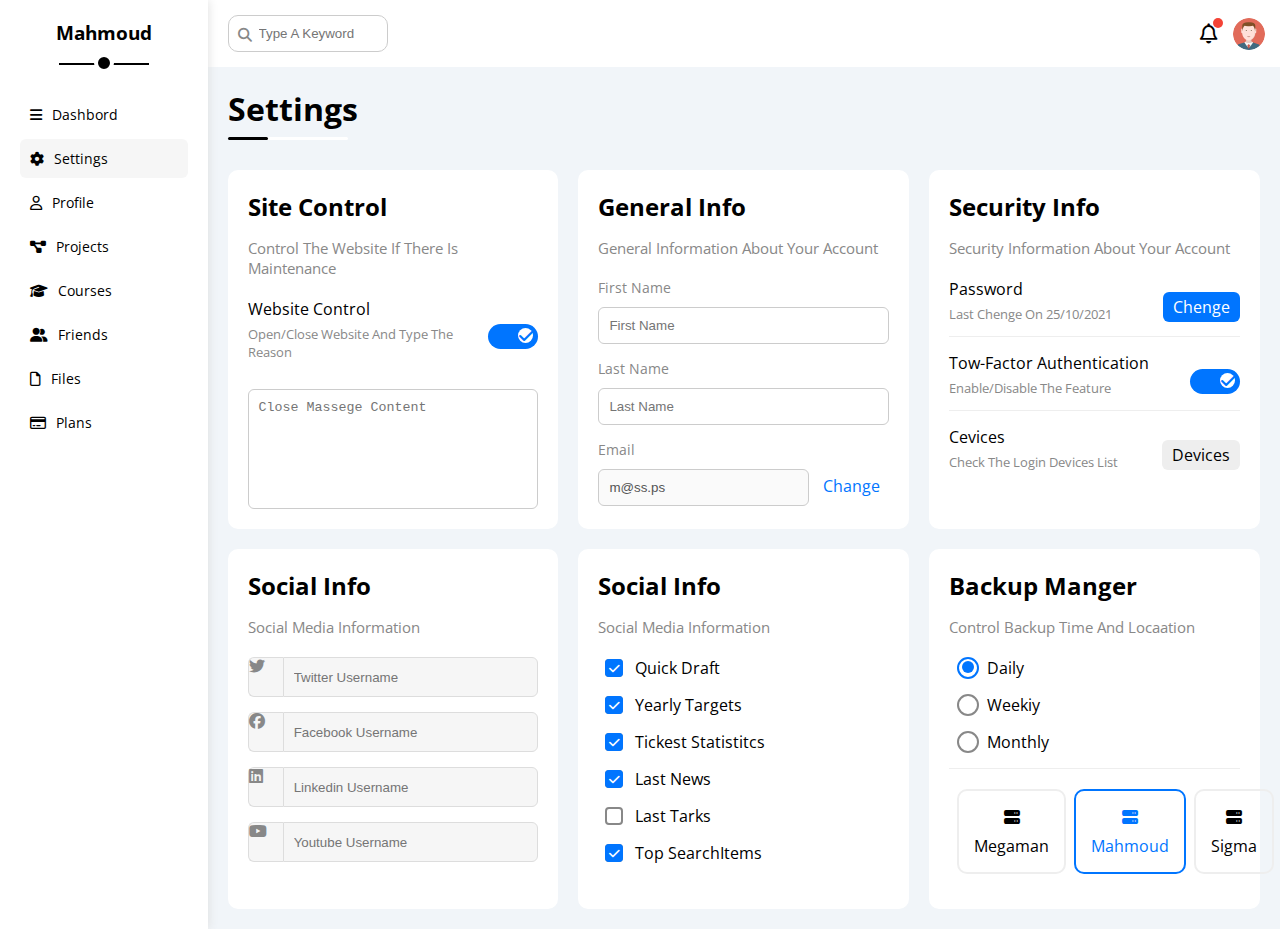
<file: Setting.html>
<!DOCTYPE html>
<html lang="en">

<head>
    <meta charset="UTF-8">
    <meta name="viewport" content="width=device-width, initial-scale=1.0">
    <title>Dashbord</title>
    <!-- link css -->
    <link rel="stylesheet" href="css/all.min.css">
    <link rel="stylesheet" href="css/fraemwork.css">
    <link rel="stylesheet" href="css/master.css">
    <!-- link icons -->
    <link rel="stylesheet" href="https://cdnjs.cloudflare.com/ajax/libs/font-awesome/6.6.0/css/all.min.css">
    <!-- link font -->
    <link rel="preconnect" href="https://fonts.googleapis.com">
    <link rel="preconnect" href="https://fonts.gstatic.com" crossorigin>
    <link href="https://fonts.googleapis.com/css2?family=Open+Sans:ital,wght@0,300..800;1,300..800&display=swap" rel="stylesheet">

</head>

<body>
    <div class="page d-flex">
        <div class="sidebar bg-white p-20 p-relative">
            <h3 class="p-relative  text-c mt-0">Mahmoud</h3>
            <ul>
                <li>
                    <a class=" d-flex align-center fs-14 c-black  p-10 red-6" href="index.html">
                        <i class="fa-solid fa-bars"></i>
                        <span>Dashbord</span>
                    </a>
                </li>
                <li>
                    <a class="active d-flex align-center fs-14 c-black  p-10 red-6" href="Setting.html">
                        <i class="fa-solid fa-gear"></i>
                        <span>Settings</span>
                    </a>
                </li>
                <li>
                    <a class="d-flex align-center fs-14 c-black  p-10 red-6" href="Profile.html">
                        <i class="fa-regular fa-user"></i>
                        <span>Profile</span>
                    </a>
                </li>
                <li>
                    <a class="d-flex align-center fs-14 c-black  p-10 red-6" href="Projects.html">
                        <i class="fa-solid fa-diagram-project"></i>
                        <span>Projects</span>
                    </a>
                </li>
                <li>
                    <a class="d-flex align-center fs-14 c-black  p-10 red-6" href="Courses.html">
                        <i class="fa-solid fa-graduation-cap"></i>
                        <span>Courses</span>
                    </a>
                </li>
                <li>
                    <a class="d-flex align-center fs-14 c-black  p-10 red-6" href="Frineds.html">
                        <i class="fa-solid fa-user-group"></i>
                        <span>Friends</span>
                    </a>
                </li>
                <li>
                    <a class="d-flex align-center fs-14 c-black  p-10 red-6" href="Files.html">
                        <i class="fa-regular fa-file"></i>
                        <span>Files</span>
                    </a>
                </li>
                <li>
                    <a class="d-flex align-center fs-14 c-black  p-10 red-6" href="Plans.html">
                        <i class="fa-regular fa-credit-card"></i>
                        <span>Plans</span>
                    </a>
                </li>
            </ul>
        </div>
        <div class="content w-full">
            <!-- start head -->
            <div class="head bg-white p-15 between-flex">
                <div class="serach p-relative">
                    <input class="p-10" type="search" placeholder="Type A Keyword">
                </div>
                <div class="icons d-flex align-center">
                    <span class="notification p-relative">
                        <i class="fa-regular fa-bell fa-lg"></i>
                    </span>
                    <img src="img/avatar.png" alt="">
                </div>
            </div>
            <!-- End head -->
            <h1 class="p-relative">Settings</h1>
            <div class="settings-pags m-20 d-grid gap-20">
                <div class="p-20 red-10 bg-white">
                    <h2 class="mt-0 mb-10">Site Control</h2>
                    <p class="mt-o mb-20 c-grey fs-15">Control The Website If There Is Maintenance</p>
                    <div class="mb-15 between-flex">
                        <div>
                            <span>Website Control</span>
                            <p class="c-grey mt-5 mb-0 fs-13">Open/Close Website And Type The Reason</p>
                        </div>
                        <div>
                            <label>
                                <input class="toggle-checbox" type="checkbox" checked>
                                <div class="toggle-switch"></div>
                            </label>
                        </div>
                    </div>
                    <textarea class="close-massage p-10 red-6 d-block w-full "
                        placeholder="Close Massege Content"></textarea>
                </div>
                <!-- Start General Info -->
                <div class="general-info p-20 red-10 bg-white">
                    <h2 class="mt-0 mb-10">General Info</h2>
                    <p class="mt-o mb-20 c-grey fs-15">General Information About Your Account</p>
                    <div class="mb-15">
                        <label class="fs-14 c-grey d-block mb-10" for="first">First Name</label>
                        <input class="b-none border-ccc p-10 red-6 d-block w-full" type="text" id="first"
                            placeholder="First Name">
                    </div>
                    <div class="mb-15">
                        <label class="fs-14 c-grey d-block mb-10" for="last">Last Name</label>
                        <input class="b-none border-ccc p-10 red-6 d-block w-full" type="text" id="last"
                            placeholder="Last Name">
                    </div>
                    <div>
                        <label class="fs-14 c-grey d-block mb-10" for="email">Email</label>
                        <input class="email b-none border-ccc p-10 red-6 d-block w-full mr-10" type="email" id="email"
                            value="m@ss.ps" disabled>
                        <a class="c-blue" href="#">Change</a>
                    </div>
                </div>
                <!-- End General Info -->
                <!-- Start security -->
                <div class="security p-20 red-10 bg-white">
                    <h2 class="mt-0 mb-10">Security Info</h2>
                    <p class="mt-o mb-20 c-grey fs-15">Security Information About Your Account </p>
                    <div class="sec-box mb-15 between-flex">
                        <div>
                            <span>Password</span>
                            <p class="c-grey mt-5 mb-0 fs-13">Last Chenge On 25/10/2021</p>
                        </div>
                        <a class="button bg-blue c-white btn-shape" href="#">Chenge</a>
                    </div>
                    <div class="tow-box mb-15 between-flex">
                        <div>
                            <span>Tow-Factor Authentication</span>
                            <p class="c-grey mt-5 mb-0 fs-13">Enable/Disable The Feature</p>
                        </div>
                        <label>
                            <input class="toggle-checbox" type="checkbox" checked>
                            <div class="toggle-switch"></div>
                        </label>
                    </div>
                    <div class="cevices-box mb-15 between-flex">
                        <div>
                            <span>Cevices</span>
                            <p class="c-grey mt-5 mb-0 fs-13">Check The Login Devices List</p>
                        </div>
                        <a class="button c-black btn-shape" href="#">Devices</a>
                    </div>
                </div>
                <!-- End security -->
                <!-- Start Social -->
                <div class="social-boxes p-20 red-10 bg-white">
                    <h2 class="mt-0 mb-10">Social Info</h2>
                    <p class="mt-o mb-20 c-grey fs-15">Social Media Information</p>
                    <div class="d-flex align-center mb-15">
                        <i class="fa-brands fa-twitter center-flex c-grey"></i>
                        <input class="w-full" type="text" placeholder="Twitter Username">
                    </div>
                    <div class="d-flex align-center mb-15">
                        <i class="fa-brands fa-facebook center-flex c-grey"></i>
                        <input class="w-full" type="text" placeholder="Facebook Username">
                    </div>
                    <div class="d-flex align-center mb-15">
                        <i class="fa-brands fa-linkedin center-flex c-grey"></i>
                        <input class="w-full" type="text" placeholder="Linkedin Username">
                    </div>
                    <div class="d-flex align-center mb-15">
                        <i class="fa-brands fa-youtube center-flex c-grey"></i>
                        <input class="w-full" type="text" placeholder="Youtube Username">
                    </div>

                </div>
                <!-- End Social -->
                <!-- Start widget control -->
                <div class="widget-control p-20 red-10 bg-white">
                    <h2 class="mt-0 mb-10">Social Info</h2>
                    <p class="mt-o mb-20 c-grey fs-15">Social Media Information</p>
                    <div class="control d-flex align-center mb-15">
                        <input type="checkbox" id="one" checked>
                        <label for="one">Quick Draft</label>
                    </div>
                    <div class="control d-flex align-center mb-15">
                        <input type="checkbox" id="tow" checked>
                        <label for="tow">Yearly Targets</label>
                    </div>
                    <div class="control d-flex align-center mb-15">
                        <input type="checkbox" id="three" checked>
                        <label for="three">Tickest Statistitcs</label>
                    </div>
                    <div class="control d-flex align-center mb-15">
                        <input type="checkbox" id="four" checked>
                        <label for="four">Last News</label>
                    </div>
                    <div class="control d-flex align-center mb-15">
                        <input type="checkbox" id="five">
                        <label for="five">Last Tarks</label>
                    </div>
                    <div class="control d-flex align-center mb-15">
                        <input type="checkbox" id="six" checked>
                        <label for="six">Top SearchItems</label>
                    </div>
                </div>
                <!-- End widget control -->
                <!-- Start Backup Manger -->
                <div class="Backup-control p-20 red-10 bg-white">
                    <h2 class="mt-0 mb-10">Backup Manger</h2>
                    <p class="mt-o mb-20 c-grey fs-15">Control Backup Time And Locaation</p>
                    <div>
                        <div class="date d-flex align-center mb-15">
                            <input type="radio" name="time" id="daily" checked>
                            <label class="pl-5" for="daily">Daily</label>
                        </div>
                        <div class="date d-flex align-center mb-15">
                            <input type="radio" name="time" id="weekiy">
                            <label class="pl-5" for="weekiy">Weekiy</label>
                        </div>
                        <div class="date d-flex align-center mb-15">
                            <input type="radio" name="time" id="monthly">
                            <label class="pl-5" for="monthly">Monthly</label>
                        </div>
                    </div>
                    <div class="servers d-flex align-center text-c">
                        <input type="radio" name="servers" id="server-one">
                        <div class="server mb-15 red-10 w-full">
                            <label class="d-block m-15" for="server-one">
                                <i class="fa-solid fa-server d-block mb-10"></i>
                                Megaman
                            </label>
                        </div>
                        <input type="radio" name="servers" id="server-tpe" checked>
                        <div class="server mb-15 red-10 w-full">
                            <label class="d-block m-15" for="server-tow">
                                <i class="fa-solid fa-server d-block mb-10"></i>
                                Mahmoud
                            </label>
                        </div>
                        <input type="radio" name="servers" id="server-three">
                        <div class="server mb-15 red-10 w-full">
                            <label class="d-block m-15" for="server-three">
                                <i class="fa-solid fa-server d-block mb-10"></i>
                                Sigma
                            </label>
                        </div>
                    </div>
                </div>
                <!-- End Backup Manger -->
            </div>
</body>

</html>
</file>
<file: css/fraemwork.css>
:root {
    --blue-color: #0075ff;
    --blue-alt-color: #0d69d5;
    --orange-color: #f59e0b;
    --green-color: #22c55e;
    --red-color: #f44336;
    --grey-color: #888;
}

/* start Box */
.d-flex {
    display: flex;
}
.align-center {
    align-items: center;
}
.f-wrap{
    flex-wrap: wrap;
}
.d-block{
    display: block;
}
.d-grid {
    display: grid;
}
.gap-15{
    gap:15px;
}
.gap-20{
    gap:20px;
}
@media (max-width:767px){
    .block-mobile{
        display: block;
    }
    .hide-mobile{
        display: none;
    }
}
/* End Box */
/* start width + height */
.w-full {
    width: 100%;
}
.w-fit{
    width: fit-content;
}
.w-100{
    width: 100px;
}
.h-100{
    height: 100px;
}
/* End width + height */
/* start padding + margen */
.p-10 {
    padding: 10px;
}

.p-15 {
    padding: 15px;
}

.p-20 {
    padding: 20px;
}
.pt-10{
    padding-top: 10px;
}
.pt-15{
    padding-top: 15px;
}
.pt-20{
    padding-top: 20px;
}
.pb-10{
    padding-bottom: 10px;
}
.pb-15{
    padding-bottom: 15px;
}
.pb-20{
    padding-bottom: 20px;
}
.pl-15{
    padding-left: 15px;
}
.pl-5{
    padding-left: 5px;
}
.m-0{
    margin: 0;
}
.m-5{
    margin: 5px;
}
.m-10{
    margin: 10px;
}
.m-15{
    margin: 15px;
}
.m-20 {
    margin: 20px;
}
.mt-0 {
    margin-top: 0;
}
.mt-5{
    margin-top: 5px;
}
.mt-10{
    margin-top: 10px;
}
.mt-20{
    margin-top: 20px;
}
.mt-25{
    margin-top: 25px;
}
.mt--15{
    margin-top: -15px;
}
.mr-10{
    margin-right: 10px;
}
.mr-15{
    margin-right: 15px;
}
.mb-5{
    margin-bottom: 5px;
}
.mb-10{
    margin-bottom: 10px;
}
.mb-15{
    margin-bottom: 15px;
}
.mb-20{
    margin-bottom: 20px;
}
.mb-25{
    margin-bottom:25px
}
/* End padding + margen */
/* start coler */
.bg-white {
    background-color: white;
}

.bg-eee{
    background-color: #eee;
}
.bg-blue{
    background-color: var(--blue-color);
}
.bg-orange{
    background-color: var(--orange-color);
}
.bg-green{
    background-color: var(--green-color);
}
.bg-red{
    background-color: var(--red-color);
}
.bg-grey{
    background-color: var(--grey-color);
}
.c-red{
    color: var(--red-color);
}
.c-black {
    color: black;
}
.c-orange{
    color: var(--orange-color);
}
.c-blue{
    color: var(--blue-color);
}
.c-green{
    color: var(--green-color);
}
.c-grey{
    color: var(--grey-color);
}
.c-white{
    color: white;
}
/* End coler */
/* start position */
.p-relative {
    position: relative;
}
.p-absolute{
    position: absolute;
}

/* End position */
/* start Font */
.text-c {
    text-align: center;
}
/* .text-c-mobile {
    text-align: center;
} */

.fs-13 {
    font-size: 13px;
}
.fs-14 {
    font-size: 14px;
}
.fs-15 {
    font-size: 15px;
}
.fs-25 {
    font-size: 25px;
}
.fw-bold{
    font-weight: bold ;
}
@media (max-width:767px){
    .text-c-mobile{
       text-align: center ;
    }
}

/* End Font */
/* start Border */
.red-6 {
    border-radius: 6px;
}
.red-10 {
    border-radius: 10px;
}
.red-half{
    border-radius: 50%;
}
.b-none{
    border: none;
}
.border-ccc{
    border: 1px solid #ccc;
}
.border-eee{
    border: 1px solid #eee;
}
/* End Border */
/* start components */
.center-flex{
    display: flex;
    align-items: center;
    justify-content: center ;
}
.between-flex {
    display: flex;
    align-items: center;
    justify-content: space-between;
}
.space-betwen{
    justify-content: space-between;
}
.btn-shape{
    padding: 4px 10px;
    border-radius: 6px;
}

/* End components */
</file>
<file: css/master.css>
:root {
    --blue-color: #0075ff;
    --blue-alt-color: #0d69d5;
    --orange-color: #f59e0b;
    --green-color: #22c55e;
    --red-color: #f44336;
    --grey-color: #888;
}

* {
    box-sizing: border-box;
}

body {
    font-family: "Open Sans", sans-serif;
    margin: 0;
}

*:focus {
    outline: none;
}

a {
    text-decoration: none;
}

ul {
    list-style: none;
    padding: 0;
    margin: 0;
}

::-webkit-scrollbar {
    width: 10px;
}

::-webkit-scrollbar-track {
    background-color: white;
}

::-webkit-scrollbar-thumb {
    background-color: var(--blue-color);
    border-radius: 10px;
}

::-webkit-scrollbar-thumb:hover {
    background-color: var(--blue-alt-color);
    border-radius: 10px;

}

.page {
    background-color: #f1f5f9;
    min-height: 100vh;
}

/* start sidebar */
.sidebar {
    width: 240px;
    box-shadow: 0 0 10px #ddd;
}

.sidebar>h3 {
    margin-bottom: 50px;
}

.sidebar>h3::before,
.sidebar>h3::after {
    content: "";
    background-color: black;
    position: absolute;
    transform: translateX(-50%);
    left: 50%;

}

.sidebar>h3::before {
    width: 90px;
    height: 2px;
    bottom: -20px;

}

.sidebar>h3::after {
    content: "";
    position: absolute;
    bottom: -28px;
    width: 12px;
    height: 12px;
    border-radius: 50%;
    background-color: black;
    border: 4px solid white;

}

.sidebar ul li a:hover,
.sidebar ul li a.active {
    background-color: #f6f6f6;
}

.sidebar ul li a {
    transition: 0.3s;
    margin-bottom: 5px;
}

.sidebar ul li a span {
    font-size: 14px;
    margin-left: 10px;
}

@media (max-width : 767px) {
    .sidebar {
        width: 70px;
        padding: 10px;
    }

    .sidebar>h3 {
        right: 10%;
        font-size: 10px;
        margin-bottom: 15px;
    }

    .sidebar>h3::before,
    .sidebar>h3::after {
        display: none;
    }

    .sidebar ul li a span {
        display: none;
    }
}

/* End sidebar */
/* start content */
.content {
    overflow: hidden;
}

.head .serach::before {
    font-family: var(--fa-style-family-classic);
    content: "\f002";
    font-weight: 900;
    position: absolute;
    left: 15px;
    top: 50%;
    transform: translateY(-50%);
    font-size: 14px;
    color: var(--grey-color);
}

.head .serach input {
    border: 1px solid #ccc;
    border-radius: 10px;
    margin-left: 5px;
    padding-left: 30px;
    width: 160px;
    transition: width 0.3s;
}

.head .serach input:focus {
    width: 200px;
}

.head .serach input:focus::placeholder {
    opacity: 0;
}

.head .icons .notification::before {
    content: "";
    position: absolute;
    width: 10px;
    height: 10px;
    background-color: var(--red-color);
    border-radius: 50%;
    right: -5px;
    top: -5px;
}

.head .icons img {
    width: 32px;
    height: 32px;
    margin-left: 15px;
    border-radius: 50%;
}

.page h1 {
    margin: 20px 20px 40px;

}

.page h1::before,
.page h1::after {
    content: "";
    height: 3px;
    position: absolute;
    bottom: -10px;
    left: 0;
    border-radius: 10px;

}

.page h1::before {
    background-color: white;
    width: 120px;

}

.page h1::after {
    background-color: black;
    width: 40px;

}

.wrapper {
    grid-template-columns: repeat(auto-fill, minmax(300px, 1fr));
    margin-left: 15px;
    margin-right: 15px;
    margin-bottom: 20px;
}

@media (max-width: 767px) {
    .wrapper {
        grid-template-columns: minmax(200px, 1fr);
        margin-left: 10px;
        margin-right: 10px;
        gap: 15px;
    }
}

/* End content */
/* start welcome widget */
.welcome {
    overflow: hidden;
}

.welcome .intro img {
    width: 170px;
    margin-bottom: -10px;
}

.avatar {
    width: 64px;
    height: 64px;
    border: 2px solid white;
    border-radius: 50%;
    padding: 2px;
    box-shadow: 0 0 5px #ddd;
    margin-left: 20px;
    margin-top: -32px;
}

.welcome .body {
    border-top: 1px solid #eee;
    border-bottom: 1px solid #eee;
    margin-bottom: 10px;
}

.welcome .body>div {
    flex: 1;
}

.welcome .visit {
    margin: 0 15px 15px auto;
    transition: 0.3s;
    padding: 5px;
}

.welcome .visit:hover {
    background-color: var(--blue-alt-color);
}

@media (max-width : 767px) {
    .welcome .intro {
        padding-bottom: 30px;
    }

    .welcome .avatar {
        margin-left: 0;
    }

    .welcome .body>div:not(:last-child) {
        margin-bottom: 20px;
    }
}

/* end welcome widget */
/* start welcome widgit  */
.quick-draft textarea {
    resize: none;
    min-height: 100px;
}

.quick-draft .save {
    margin-left: auto;
    transition: 0.3s;
    cursor: pointer;
}

.quick-draft .save:hover {
    background-color: var(--blue-alt-color);
}

/* End welcome widgit  */
/* start Target */
.targets .target-row .icon {
    width: 50px;
    height: 50px;
    margin-right: 15px;
}

.targets .details {
    flex: 1;

}

.targets .details .progress {
    height: 4px;
    width: 100%;

}

.targets .details .progress>span {
    position: absolute;
    left: 0;
    top: 0;
    height: 100%;
    width: 100%;

}

.targets .details .progress>span span {
    position: absolute;
    bottom: 16px;
    right: -16px;
    color: white;
    padding: 2px 5px;
    border-radius: 6px;
    font-size: 12px;
}

.targets .details .progress>span span::after {
    content: "";
    border-color: transparent;
    border-width: 5px;
    border-style: solid;
    position: absolute;
    bottom: -8px;
    left: 40%;
    transform: rotateX(-50%);
}

.targets .details .progress>.blue span span::after {
    border-top-color: var(--blue-color);
}

.targets .details .progress>.orange span span::after {
    border-top-color: var(--orange-color);
}

.targets .details .progress>.green span span::after {
    border-top-color: var(--green-color);
}

.blue .icon,
.blue .progress {
    background-color: rgb(0 117 255 / 20%);
}

.orange .icon,
.orange .progress {
    background-color: rgb(245 158 11 / 20%);
}

.green .icon,
.green .progress {
    background-color: rgb(34 197 94/ 20%);
}

/* End Target */
/* Start Tickets  */
.tickets .box {
    border: 1px solid #ccc;
    width: calc(50% - 10px);
}

@media (max-width: 767px) {
    .tickets .box {
        width: 100%;
    }
}

/* End Tickets  */
/* start latest News */
.lastest-news .news-row:not(:last-of-type) {
    margin-bottom: 20px;
    padding-bottom: 20px;
    border-bottom: 1px solid #eee;
}

.lastest-news .news-row img {
    width: 100px;
    border-radius: 6px;
    margin-right: 15px;
}

.lastest-news .info {
    flex-grow: 1;
    width: 100%;
}

.lastest-news .info h3 {
    margin: 0 0 6px;
    font-size: 16px;
}

@media (max-width: 767px) {
    .lastest-news .news-row {
        display: block;
    }
}

@media (max-width: 767px) {
    .lastest-news .news-row .label {
        margin: 10px auto;
        width: fit-content;
    }
}

/* End latest News */
/* start tasks */
.tasks .task-row:not(:last-of-type) {
    margin-bottom: 15px;
    padding-bottom: 15px;
    border-bottom: 1px solid #eee;
}

.tasks .info {
    flex-grow: 1;
}

.tasks .done {
    opacity: 0.3s;
}

.tasks .done h3,
.tasks .done p {
    text-decoration: line-through;
}

.tasks .delete {
    cursor: pointer;
    transition: 0, 3s;
}

.tasks .delete:hover {
    color: var(--red-color)
}

/* End tasks */
/* Start latest uploads */
.latest-uploads ul li:not(:last-child) {
    border-bottom: 1px solid #eee;
}

.latest-uploads ul li img {
    width: 40px;
    height: 40px;
}

/* End latest uploads */
/* start last project */
.last-project ul::before {
    content: "";
    position: absolute;
    left: 11px;
    width: 2px;
    height: 100%;
    background-color: var(--blue-color);
}

.last-project ul li::before {
    content: "";
    width: 20px;
    height: 20px;
    display: block;
    border-radius: 50%;
    background-color: white;
    border: 2PX solid white;
    outline: 2px solid var(--blue-color);
    margin-right: 15px;
    z-index: 1;
}

.last-project ul li.done::before {
    background-color: var(--blue-color);
}

.last-project ul li.current::before {
    animation: chenge-color 0.8s infinite alternate;
}

.last-project .launch-icon {
    position: absolute;
    width: 160px;
    right: 0;
    bottom: 0;
    opacity: 0.1;
}

/* End last project */
/* Start Reminder */
.reminders ul li .key {
    width: 15px;
    height: 15px;
}

.reminders ul li>.blue {
    border-left: 2px solid var(--blue-color);
}

.reminders ul li>.green {
    border-left: 2px solid var(--green-color);
}

.reminders ul li>.orange {
    border-left: 2px solid var(--orange-color);
}

.reminders ul li>.red {
    border-left: 2px solid var(--red-color);
}

/* End Reminder */
/* Start latest Post */
.latest-post .avatarr {
    width: 48px;
    height: 48px;
    border-radius: 50%;
}

.latest-post .post-content {
    text-transform: capitalize;
    line-height: 1.8;
    border-top: 1px solid #eee;
    border-bottom: 1px solid #eee;
    min-height: 140px;
}

/* End latest Post */
/* Strat social media */
.socila-midea .box {
    padding-left: 70px;
    
}

.socila-midea .box i{
    position: absolute;
    left: 0;
    top: 0;
    width: 52px;
    height: 52px;
    transition: 0.3s;
}

.socila-midea .box i:hover {
    transform: rotate(5deg);
}

.social-media .twitter {
    background-color: rgb(29 161 242 / 20%);
    color: #1da1f2;
}

.social-media .twitter i,
.social-media .twitter a {
    background-color: #1da1f2;
}

.social-media .facebook {
    background-color: rgb(24 119 242 / 20%);
    color: #1da1f2;
}

.social-media .facebook i,
.social-media .facebook a {
    background-color: #1877f2;
}

.social-media .youtube {
    background-color: rgb(255 0 0 / 20%);
    color: #ff0000;
}

.social-media .youtube i,
.social-media .youtube a {
    background-color: #ff0000;
}

.social-media .linkedin {
    background-color: rgb(0 119 181 / 20%);
    color: #0077b5;
}

.social-media .linkedin i,
.social-media .linkedin a {
    background-color: #0077b5;
}

/* End social media */
/* Start Projects table */
.projects .responsive-table {
    overflow-x: auto;
}

.projects table {
    min-width: 1000px;
    border-spacing: 0;
}

.projects thead td {
    background-color: #EEE;
    font-weight: bold;
}

.projects table td {
    padding: 15px;
}

.projects table td {
    border-bottom: 1px solid #eee;
    border-left: 1px solid #eee;
    transition: 0.3s;
}

.projects table tbody tr td:last-child {
    border-right: 1px solid #eee;
}

.projects table tbody tr:hover td {
    background-color: #faf7f7;
}

.projects table img {
    width: 32px;
    height: 32px;
    border-radius: 50%;
    padding: 2px;
    background-color: white;
}

.projects table img:not(:first-child) {
    margin-left: -20px;
}
/* End Projects table */
/* Start Setting */
.settings-pags{
    grid-template-columns: repeat(auto-fill, minmax(300px,1fr));
}
@media (max-width : 767px) {
    .settings-pags{
        grid-template-columns:  minmax(100px,1fr);
        margin-left: 10px;
        margin-right: 10px;
        gap: 10px;

    }
}
.settings-pags .close-massage{
    border: 1px solid #ccc;
    resize: none;
    min-height: 120px;
}
.settings-pags .email{
    display: inline-flex;
    width: calc(100% - 80px);
}
.sec-box,
.tow-box{
border-bottom: 1px solid #eee;
}
.cevices-box a{
 background-color: #eee;
}
.settings-pags .social-boxes i{
    width: 40px;
    height: 40px;
    background-color: #f6f6f6;
    border: 1px solid #ddd;
    border-right: none;
    border-radius: 6px 0 0 6px;
    transform-box: 0.3s;
}
.settings-pags .social-boxes input{
    height: 40px;
    background-color: #f6f6f6;
    border: 1px solid #ddd;
    padding-left: 10px;
    border-radius: 0 6px 6px 0;
}
.settings-pags .social-boxes > div:focus-within{
    color: black;
}
.widget-control .control input[type="checkbox"]{
    --webkit-appearance:none;
    appearance: none;
}
.widget-control .control label{
    padding-left: 30px;
    cursor: pointer;
    position: relative;
}
.widget-control .control label::before{
    content: "";
    position: absolute;
    left: 0;
    top: 50%;
    width: 14px;
    height: 14px;
    border-radius: 4px;
    border: 2px solid var(--grey-color);
    margin-top: -9px  ;
}
.widget-control .control label:hover::before{
    border-color: var(--blue-alt-color);
}
.widget-control .control label::after{
    font-family: var(--fa-style-family-classic);
    content: "\f00c";
    font-weight: 900;
    position: absolute;
    left: 0;
    top: 50%;
    margin-top: -9px;
    background-color: var(--blue-color);
    color: white;
    font-size: 12px;
    width: 18px;
    height: 18px;
    border-radius: 4px;
    display: flex;
    justify-content: center;
    align-items: center;
    transform: scale(0)rotate(360deg);
    transition: 0.3s;
}
.widget-control .control input[type="checkbox"]:checked + label::after{
    transform: scale(1);
}
.Backup-control  input[type="radio"] {
    --webkit-appearance:none;
    appearance: none;
}
.Backup-control .date label{
    padding-left: 30px;
    cursor: pointer;
    position: relative;
}
.Backup-control .date label::before{
    content: "";
    position: absolute;
    top: 50%;
    left: 0;
    margin-top: -11px;
    width: 18px;
    height: 18px;
    border: 2px solid var(--grey-color);
    border-radius: 50%;
}
.Backup-control .date label::after{
    content: "";
    position: absolute;
    left:5px;
    top: 4px;
    width: 12px;
    height: 12px;
    background: var(--blue-color);
    border-radius: 50%;
    transition: 0.3s;
    transform: scale(0);
}
.Backup-control .date input[type="radio"]:checked + label::before{
    border-color: var(--blue-color);
}
.Backup-control .date input[type="radio"]:checked + label::after{
    transform: scale(1);
}
.Backup-control .servers{
    border-top: 1px solid #eee;
    padding-top: 20px;
}
@media (max-width : 767px){
    .Backup-control .servers{
        flex-wrap: wrap;
    }
}
.Backup-control .servers .server{
    border: 2px solid #eee;
    position: relative;
}
.Backup-control .servers .server label{
    cursor: pointer;
}
.Backup-control .servers input[type="radio"]:checked + .server{
    border-color: var(--blue-color);
    color: var(--blue-color);
}



.toggle-checbox{
    --webkit-appearance:none;
    appearance: none;
    display: none;
}
.toggle-switch {
    background-color: #ccc;
    width: 50px;
    height: 25px;
    border-radius: 16px;
    position: relative;
    transition: 0.3s;
    cursor: pointer;
}
.toggle-switch::before {
    font-family:var(--fa-style-family-classic) ;
    content: "\f00d";
    font-weight: 900;
    background-color: white;
    width: 15px;
    height: 15px;
    position: absolute;
    border-radius: 50%;
    top:4px;
    left: 4px;
    display: flex;
    justify-content: center;
    align-content: center;
    color: #aaa;
    transition: 0.3s;
}
.toggle-checbox:checked + .toggle-switch {
    background-color: var(--blue-color);
}
.toggle-checbox:checked + .toggle-switch::before {
    content: "\f00c";
    left: 30px;
    color: var(--blue-color);
}
/* End Setting */
/* Start Profile page */
@media (max-width: 767px){
    .profile-pag .overview{
        flex-direction: column;
    }
}
.profile-pag .avatar-box{
    width: 300px;
}
@media (min-width: 767px){
    .profile-pag .avatar-box{
        border-right: 1px solid #eee;
    }
}
.profile-pag .avatar-box > img{
    width: 120px;
    height: 120px;
}
.profile-pag .avatar-box .level{
    height: 6px;
    overflow: hidden;
    margin: auto;
    width: 70%;
}
.profile-pag .avatar-box .level span{
    position: absolute;
    left: 0;
    top: 0;
    height: 100%;
    background-color: var(--blue-color);
    border-radius: 6px;
}
.profile-pag .info-box .box{
    flex-wrap: wrap;
    border-bottom: 1px solid #eee;
    transition: 0.3s;
}
.profile-pag .info-box .box:hover{
    background-color: #f9f9f9;
}
.profile-pag .info-box .box > div{
    min-width:150px;
    padding: 10px 0 0;
}
.profile-pag .info-box .box > div span:not(:last-child){
    padding-left:15px ;
}
.profile-pag .info-box .box h4{
    font-weight: normal;

}
/* Start Training Code */
.profile-pag .info-box .toggle-switch{
    height: 20px;
}
@media (min-width: 767px){
    .profile-pag .info-box .toggle-switch{
        margin: auto;
    }
}
.profile-pag .info-box .toggle-switch::before{
    width: 12px;
    height: 12px;
    font-size: 8px;
}
.profile-pag .info-box .toggle-checbox:checked + .toggle-switch::before{
    left: 35px;
}
/* End Training Code */
@media (max-width: 767px){
    .profile-pag .other-data{
        flex-direction: column;
    }
}
.profile-pag .skills-card{
    flex-grow: 1;
}
.profile-pag .skills-card ul li{
    padding: 15px 0;
}
.profile-pag .skills-card ul li:not(:last-child){
    border-bottom: 1px solid #eee;
}
.profile-pag .skills-card ul li span{
    display: inline-flex;
    padding: 8px 10px;
    background-color: #eee;
    border-radius: 6px;
    font-size: 14px;
}
.profile-pag .skills-card ul li span:not(:last-child){
    margin-right:5px ;
}
.profile-pag .activites{
    flex-grow:2;
}
.profile-pag .activity:not(:last-of-type){
    border-bottom: 1px solid #eee;
    padding-bottom: 20px;
    margin-bottom: 20px;
}
.profile-pag .activity img{
    width: 64px;
    height: 64px;
    margin-right: 10px;
}
@media (min-width : 768px){
    .profile-pag .activity .date{
        margin-left: auto;
        text-align: right;
    }
}
@media (max-width : 767px){
    .profile-pag .activity {
        flex-direction: column;
    }
    .profile-pag .activity img{
        margin-right: 0;
        margin-bottom: 15px;
    }
    .profile-pag .activity .date{
        margin-top: 15px;
    }
}
/* End Profile page */
/* Start Progects page */
.progects-page {
    grid-template-columns: repeat(auto-fill , minmax(300px,1fr)) ;
}
@media (max-width:767px){
    .progects-page {
        grid-template-columns:  minmax(200px,1fr) ;
        margin-left: 10px;
        margin-right: 10px;
        gap:10px;
    }
}
.progects-page .progect .date{
    position: absolute;
    right: 10px;
    top: 10px;
}
.progects-page .progect h4{
    font-weight: normal;
}
.progects-page .progect .team{
    position: relative;
    min-height: 80px;
}
.progects-page .progect .team a{
    position: absolute;
    left: 0;
    bottom: 0;
}
.progects-page .progect .team a:nth-child(2){
    left: 25px;
}
.progects-page .progect .team a:nth-child(3){
    left: 50px;
}
.progects-page .progect .team a:nth-child(4){
    left: 75px;
}
.progects-page .progect .team a:nth-child(5){
    left: 100px;
} 
.progects-page .progect .team a:hover{
    z-index: 1000;
}  
.progects-page .progect .team img{
    width: 40px;
    height: 40px;
    border-radius: 50%;
    border: 2px solid white;
} 
.progects-page .progect .do{
    justify-content: flex-end;
    border-top: 1px solid #eee;
    padding-top: 15px;
    margin: 15px;
}
@media (max-width: 767px){
    .progects-page .progect .do{
        flex-direction: column;
    }
}
.progects-page .progect .do span{
    padding: 3px 8px;
    margin-left: 5px;
    width: fit-content;
}
@media (max-width: 767px){
    .progects-page .progect .do span:not(:last-child){
        margin-bottom: 15px;
    }
}
.progects-page .progect .info{
    border-top: 1px solid #eee;
    margin-top: 15px;
    padding-top: 16pX;
}
@media (max-width: 767px){
    .progects-page .progect .info{
        flex-direction: column;
    }
}
.progects-page .progect .prog{
    height: 8px;
    width: 260px;
    position: relative;
    border-radius: 6px;
}
@media (max-width: 767px){
    .progects-page .progect .prog{
        margin-bottom: 15px;
    }
}
.progects-page .progect .prog span{
    position: absolute;
    left: 0;
    top: 0;
    height: 100%;
    border-radius: 6px;
}
/* End Progects page */
/* Start courses-page */
.courses-page {
    grid-template-columns: repeat(auto-fill , minmax(250px,1fr)) ;
}
@media (max-width:767px){
    .courses-page {
        grid-template-columns:  minmax(100px,1fr) ;
        margin-left: 10px;
        margin-right: 10px;
        gap:10px;
    }
}
.courses-page .course{
    overflow: hidden;
}
.courses-page .course .cover{
    width: 100%;
}
.courses-page .course .instructor{
    position: absolute;
    width: 64px;
    height: 64px;
    border-radius: 50%;
    top: 20px;
    left: 20px;
    border: 2px solid white;
}
.courses-page .course .description{
    line-height: 1.8;
}
.courses-page .course .info{
    border-top: 1px solid #eee ;
    font-size: 13px;
}
.courses-page .course .info .titel{
    position: absolute;
    left: 50%;
    transform: translateX(-50%);
    top: -13px;
}
/* End courses-page */
/* Start Friends pag */
.friends-page {
    grid-template-columns: repeat(auto-fill , minmax(300px,1fr)) ;
}
@media (max-width:767px){
    .friends-page {
        grid-template-columns:  minmax(100px,1fr) ;
        margin-left: 10px;
        margin-right: 10px;
        gap:10px;
    }
}
.friends-page .contact{
    position: absolute;
    left: 10px;
    top: 10px;
}
.friends-page .contact i{
    background-color: #eee;
    padding: 10px;
    border-radius: 50%;
    color: #666;
    font-size: 13px;
    cursor: pointer;
    transition: 0.3s;
}
.friends-page .contact i:hover{
    background-color: var(--blue-color);
    color: white;
}
.friends-page .friend .icon{
    border-top: 1px solid #eee;
    border-bottom: 1px solid #eee;
    margin-top: 15px;
    margin-bottom: 15px;
    padding-top: 15px;
    padding-bottom: 15px;
}
.friends-page .friend .icon i{
    margin-right: 5px;
}
.friends-page .friend .icon .vip{
    position: absolute;
    right: 0;
    top: 50%;
    transform: translateY(-50%);
    font-size: 40px;
    opacity: 0.2;
}
/* End Friends pag */
/* Start Files page */

.files-page{
    flex-direction: row-reverse;
    align-items: flex-start;
}
@media (max-width:767px){
    .files-page{
        flex-direction: column;
        align-items: normal;
    }
}
.files-page .files-stats{
    min-width: 260px;
}
.files-page .files-stats .icon{
    width: 40px;
    height: 40px;
    margin-right: 10px;
}
.files-page .files-stats .size{
    margin-left: auto  ;
}
.files-page .files-stats .blue{
    background-color: rgb(0 117 255 / 20%);
}
.files-page .files-stats .green{
    background-color: rgb(34 197 94/ 20%);
}
.files-page .files-stats .red{
    background-color: rgb(244 67 94 / 20%);
}
.files-page .files-stats .orange{
    background-color: rgb(245 158 11 / 20%);
}
.files-page .files-stats .upload{
    margin:15px auto 0 ;
    padding: 10px 15px;
    transition: 0.3s;
} 
.files-page .files-stats .upload:hover{
    background-color: var(--blue-alt-color);
}
.files-page .files-stats .upload:hover i{
    animation: go-up 0.8s infinite;
}
.files-page .files-content{
    flex: 1;
    grid-template-columns: repeat(auto-fill,minmax(200px ,1fr));
}
.files-page .files-content img{
    width: 64px;
    height: 64px;
    transition: 0.3s;

}
.files-page .files-content .file:hover img{
    transform: rotate(5deg);
}
.files-page .files-content .info{
    border-top: 1px solid #eee;
}
/* End Files page */
/* Start plans page */
.plans-page {
    grid-template-columns: repeat(auto-fill , minmax(350px,1fr)) ;
}
@media (max-width:767px){
    .plans-page {
        grid-template-columns:  minmax(100px,1fr) ;
        margin-left: 10px;
        margin-right: 10px;
        gap:10px;
    }
}
.plans-page .plan .top{
    border: 3px solid white;
    outline: 3px solid transparent;
}
.plans-page .plan.green .top{
    outline-color: var(--green-color);
}
.plans-page .plan.blue .top{
    outline-color: var(--blue-color);
}
.plans-page .plan.orange .top{
    outline-color: var(--orange-color);
}
.plans-page .plan .price{
    position: relative;
    font-size: 40px;
    width: fit-content;
    margin: auto;
}
.plans-page .plan .price span{
    position: absolute;
    left: -20px;
    top: 0;
    font-size: 25px;
}
.plans-page .plan ul li{
    padding: 10px 0 ;
    display: flex;
    align-items: center;
    font-size: 15px;
    border-bottom: 1px solid #eee;
}
.plans-page .plan ul li .yes{
    color: var(--green-color);
}
.plans-page .plan ul li i:not(.yes ,.help){
    color: var(--red-color);
}
.plans-page .plan ul li i:first-child{
    font-size: 18px;
    margin-right: 5px;
}
.plans-page .plan ul li .help{
    color: var(--grey-color);
    margin-left: auto;
    cursor: pointer;
}
/* End plans page */
/* End Animation */
@keyframes chenge-color {
    from {
        background-color: var(--blue-color);
    }

    to {
        background-color: white;

    }
}
@keyframes go-up{
    0%,
    100%{
        transform: translateY(0);
    }
    50%{
        transform: translateY(5px);
    }
}
/* End Animation */
</file>
